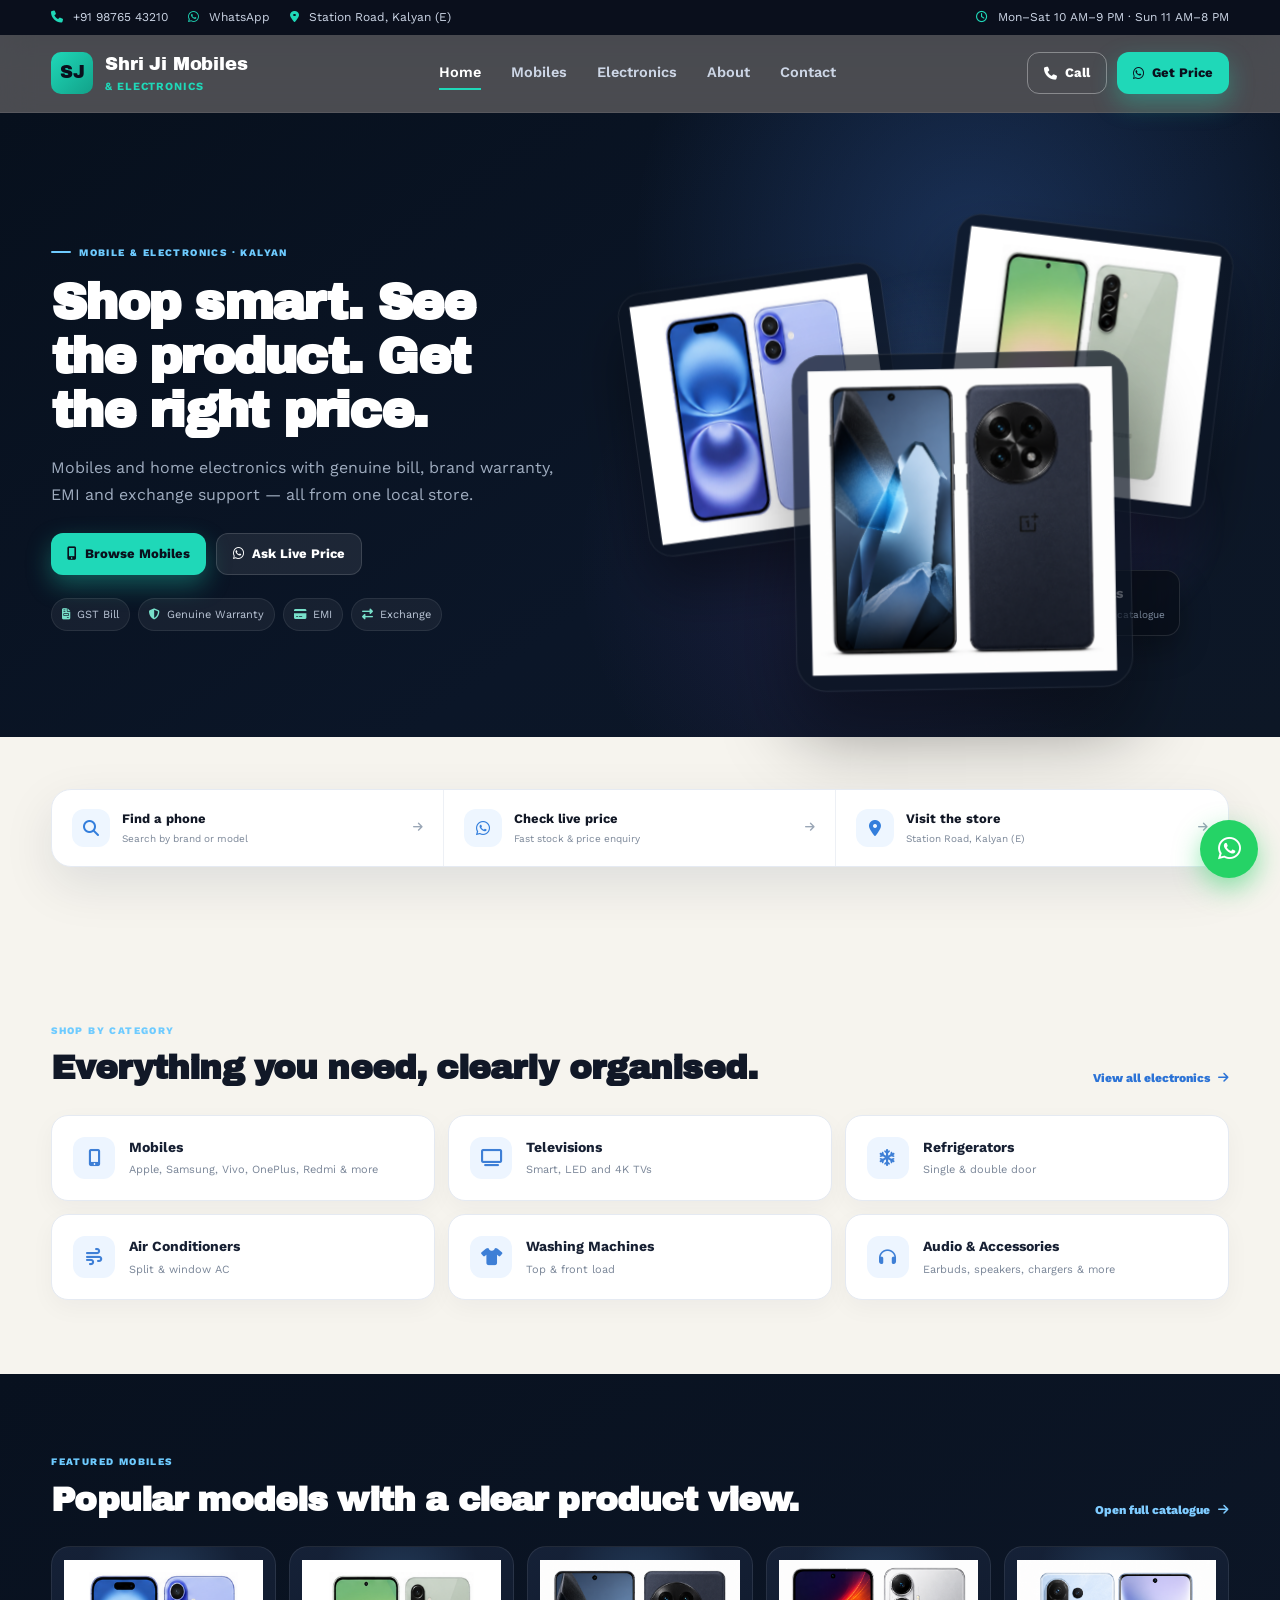
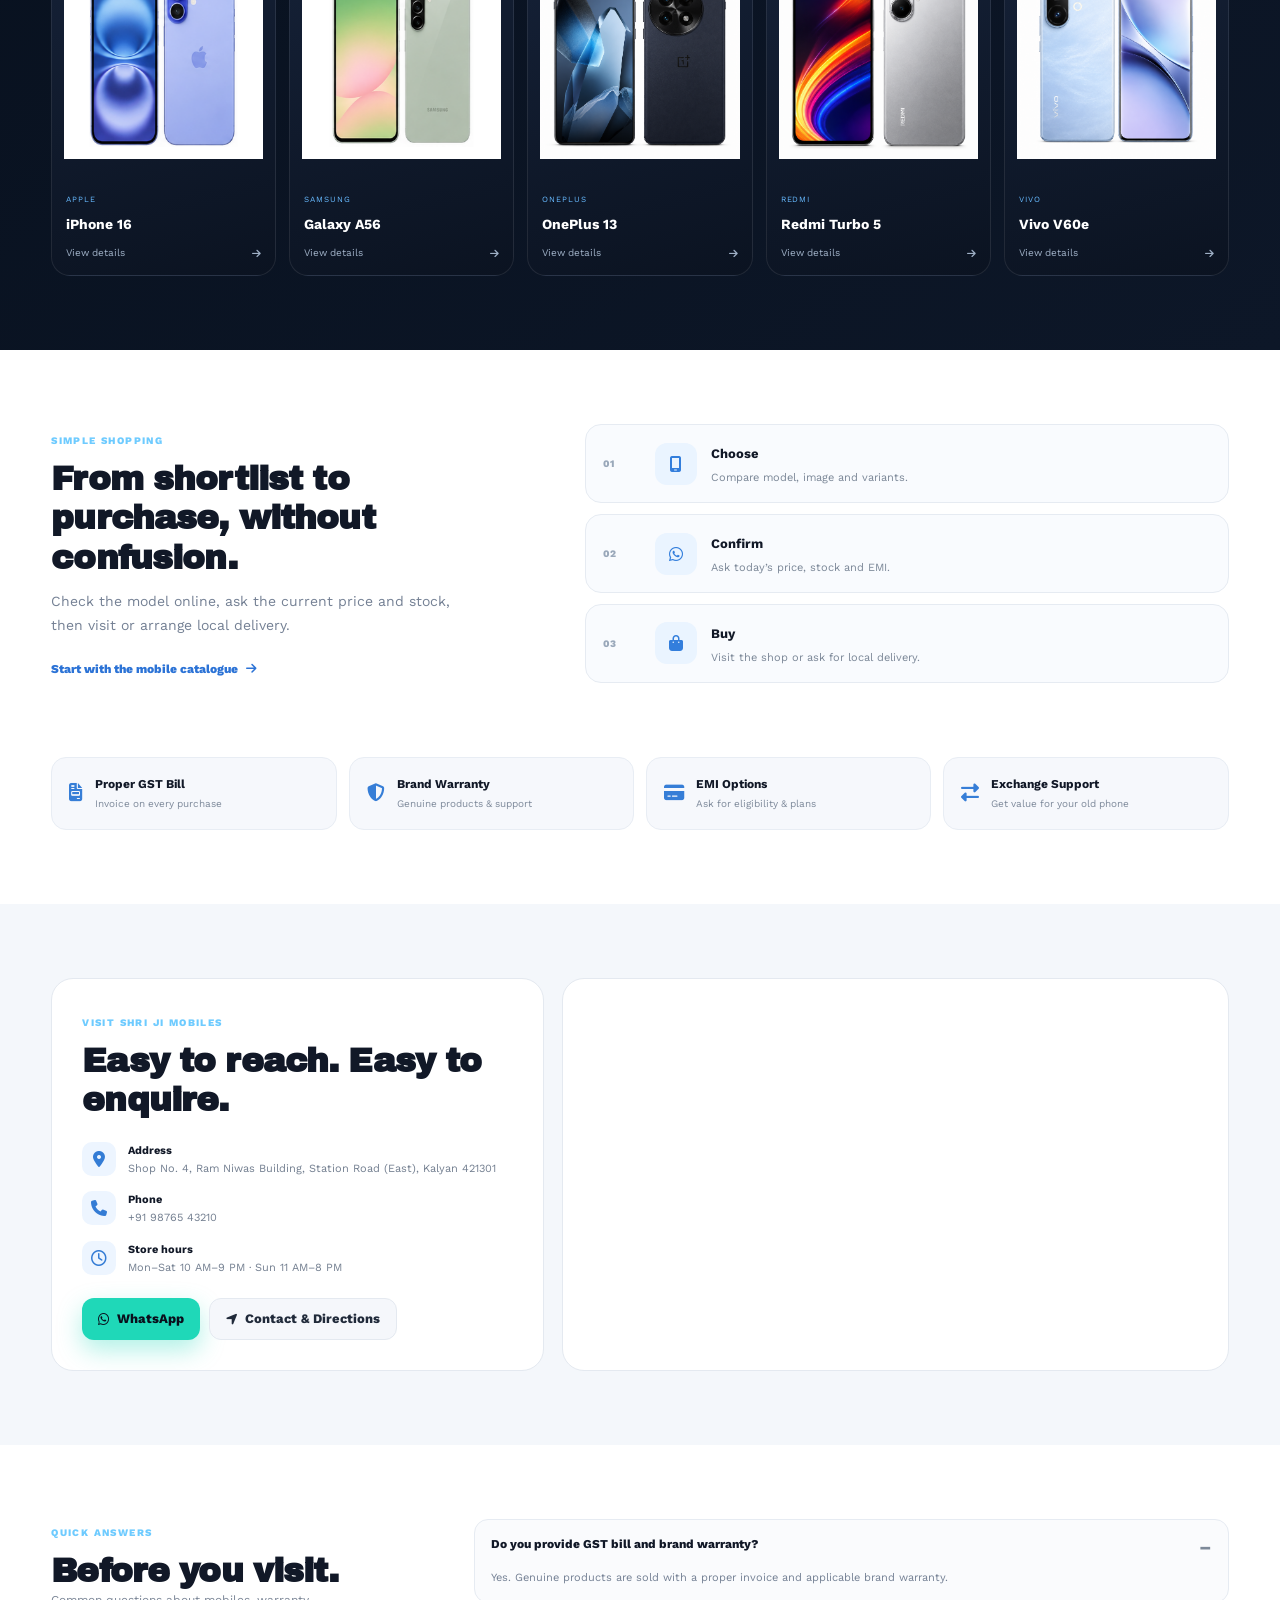
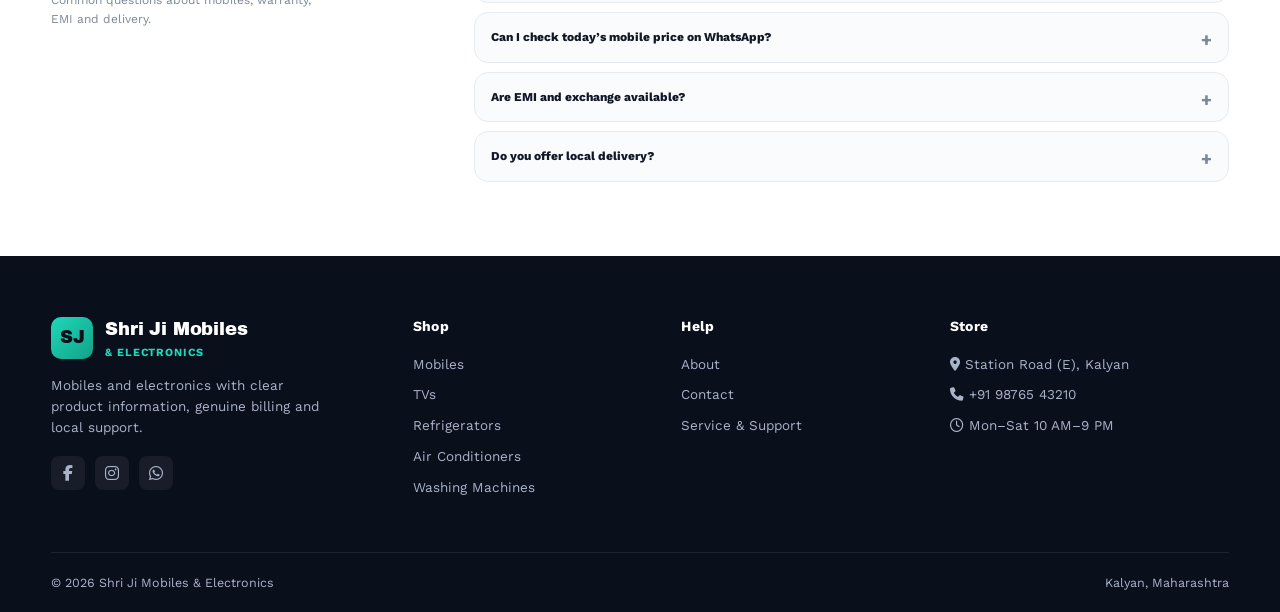
<file: index.html>
<!DOCTYPE html>
<html lang="en">
<head>
<meta charset="UTF-8">
<meta name="viewport" content="width=device-width, initial-scale=1.0">

<!-- ============================================================
     SEO — Title & meta description are the #1 lever for how you
     show up in Google search results and what text appears under
     your listing. Keep the shop name + city + main products in
     the title, exactly how a local customer would type the search.
     ============================================================ -->
<title>Shri Ji Mobiles & Electronics – Mobile, TV, Fridge, AC Shop in Kalyan | Samsung, Apple, Oppo, Vivo, Mi</title>
<meta name="description" content="Shri Ji Mobiles & Electronics, Kalyan – buy mobile phones (Samsung, Apple, Oppo, Vivo, Mi, Realme, OnePlus) and home electronics (TV, Fridge, AC, Washing Machine) at best price. GST bill, EMI, exchange & genuine warranty.">
<meta name="keywords" content="mobile shop Kalyan, electronics shop Kalyan, Samsung mobile Kalyan, Apple iPhone Kalyan, Oppo Vivo Mi shop Kalyan, TV fridge AC shop Kalyan, mobile store near me, electronics store near me">
<meta name="robots" content="index, follow">
<link rel="canonical" href="https://www.shrijimobiles.in/">

<!-- Open Graph / social preview -->
<meta property="og:type" content="website">
<meta property="og:title" content="Shri Ji Mobiles & Electronics – Kalyan's Trusted Mobile & Electronics Store">
<meta property="og:description" content="Mobiles, TVs, Fridges, ACs & more from Samsung, Apple, Oppo, Vivo, Mi, LG, Sony & more. EMI available, genuine warranty, GST bill.">
<meta property="og:url" content="https://www.shrijimobiles.in/">
<meta property="og:image" content="https://www.shrijimobiles.in/assets/img/og-cover.jpg">
<meta property="og:locale" content="en_IN">
<meta name="twitter:card" content="summary_large_image">

<link rel="preconnect" href="https://fonts.googleapis.com">
<link rel="stylesheet" href="https://cdnjs.cloudflare.com/ajax/libs/font-awesome/6.4.0/css/all.min.css">
<link rel="stylesheet" href="assets/css/style.css">
<link rel="stylesheet" href="assets/css/modern-upgrade.css">
<link rel="stylesheet" href="assets/css/home-redesign.css">

<!-- ============================================================
     JSON-LD structured data — this is what lets Google show your
     shop as a rich "local business" result (map pin, hours, phone,
     rating stars) instead of a plain blue link. EDIT the address /
     phone / geo / hours before publishing — see README for details.
     ============================================================ -->
<script type="application/ld+json">
{
  "@context": "https://schema.org",
  "@type": "ElectronicsStore",
  "name": "Shri Ji Mobiles & Electronics",
  "image": "https://www.shrijimobiles.in/assets/img/og-cover.jpg",
  "@id": "https://www.shrijimobiles.in/",
  "url": "https://www.shrijimobiles.in/",
  "telephone": "+91-98765-43210",
  "priceRange": "₹₹",
  "address": {
    "@type": "PostalAddress",
    "streetAddress": "Shop No. 4, Ram Niwas Building, Station Road (East)",
    "addressLocality": "Kalyan",
    "addressRegion": "Maharashtra",
    "postalCode": "421301",
    "addressCountry": "IN"
  },
  "geo": {
    "@type": "GeoCoordinates",
    "latitude": 19.2403,
    "longitude": 73.1305
  },
  "openingHoursSpecification": [
    {
      "@type": "OpeningHoursSpecification",
      "dayOfWeek": ["Monday","Tuesday","Wednesday","Thursday","Friday","Saturday"],
      "opens": "10:00",
      "closes": "21:00"
    },
    {
      "@type": "OpeningHoursSpecification",
      "dayOfWeek": ["Sunday"],
      "opens": "11:00",
      "closes": "20:00"
    }
  ],
  "sameAs": [
    "https://www.facebook.com/shrijimobileselectronics",
    "https://www.instagram.com/shrijimobileselectronics"
  ],
  "brand": ["Samsung", "Apple", "Oppo", "Vivo", "Mi", "Realme", "OnePlus", "LG", "Sony", "Whirlpool", "Godrej", "Haier"],
  "areaServed": [
    {"@type": "City", "name": "Kalyan"},
    {"@type": "City", "name": "Dombivli"},
    {"@type": "City", "name": "Ulhasnagar"},
    {"@type": "City", "name": "Titwala"}
  ]
}
</script>

<!-- FAQPage schema — this is what makes Google eligible to show these
     Q&As directly in the search result (the expandable "People also ask"
     style snippet), for exactly the kind of local + brand searches this
     shop wants to be found for. Keep the JSON below in sync with the
     visible FAQ section further down the page — Google penalises schema
     that doesn't match on-page content. -->
<script type="application/ld+json">
{
  "@context": "https://schema.org",
  "@type": "FAQPage",
  "mainEntity": [
    {
      "@type": "Question",
      "name": "Where can I buy a Samsung mobile in Kalyan?",
      "acceptedAnswer": { "@type": "Answer", "text": "Shri Ji Mobiles & Electronics on Station Road (East), Kalyan stocks the full Samsung Galaxy S, A, M and F series with genuine bill and manufacturer warranty. Call or WhatsApp +91 98765 43210 for today's price." }
    },
    {
      "@type": "Question",
      "name": "Do you sell Apple iPhone in Kalyan?",
      "acceptedAnswer": { "@type": "Answer", "text": "Yes, Shri Ji Mobiles & Electronics stocks the latest and previous-generation Apple iPhones, all genuine with Apple India warranty and exchange offers on your old phone." }
    },
    {
      "@type": "Question",
      "name": "Which mobile brands are available at Shri Ji Mobiles & Electronics?",
      "acceptedAnswer": { "@type": "Answer", "text": "Samsung, Apple, Oppo, Vivo, Mi/Xiaomi, Realme and OnePlus mobile phones are all available in-store in Kalyan, along with EMI and exchange options." }
    },
    {
      "@type": "Question",
      "name": "Is EMI available on mobiles, TV, fridge and AC?",
      "acceptedAnswer": { "@type": "Answer", "text": "Yes, no-cost EMI is available on major cards and finance partners for mobile phones, televisions, refrigerators, air conditioners and washing machines." }
    },
    {
      "@type": "Question",
      "name": "Do you provide home delivery in Kalyan?",
      "acceptedAnswer": { "@type": "Answer", "text": "Yes, free home delivery and installation is available in Kalyan and nearby areas including Dombivli, Ulhasnagar and Titwala." }
    }
  ]
}
</script>
</head>
<body class="home-modern home-v2">
<div class="scroll-progress" aria-hidden="true"><span></span></div>

<div class="topbar home-topbar">
  <div class="container">
    <div class="topbar-left">
      <a href="tel:+919876543210"><i class="fa-solid fa-phone"></i> +91 98765 43210</a>
      <a href="https://wa.me/919876543210" target="_blank" rel="noopener"><i class="fa-brands fa-whatsapp"></i> WhatsApp</a>
      <span><i class="fa-solid fa-location-dot"></i> Station Road, Kalyan (E)</span>
    </div>
    <div class="topbar-right"><span><i class="fa-regular fa-clock"></i> Mon–Sat 10 AM–9 PM · Sun 11 AM–8 PM</span></div>
  </div>
</div>

<header class="site-header glass-header home-header">
  <div class="container nav-row">
    <a href="index.html" class="brand" aria-label="Shri Ji Mobiles home">
      <div class="brand-mark">SJ</div>
      <div class="brand-text"><div class="name">Shri Ji Mobiles</div><div class="tag">&amp; Electronics</div></div>
    </a>
    <nav class="main-nav" aria-label="Primary navigation">
      <a href="index.html" class="active">Home</a>
      <a href="mobiles.html">Mobiles</a>
      <a href="electronics.html">Electronics</a>
      <a href="about.html">About</a>
      <a href="contact.html">Contact</a>
    </nav>
    <div class="header-cta">
      <a href="tel:+919876543210" class="btn btn-outline"><i class="fa-solid fa-phone"></i> Call</a>
      <a href="https://wa.me/919876543210" target="_blank" rel="noopener" class="btn btn-primary"><i class="fa-brands fa-whatsapp"></i> Get Price</a>
    </div>
    <button class="nav-toggle" aria-label="Toggle menu" aria-expanded="false"><i class="fa-solid fa-bars"></i></button>
  </div>
</header>

<main class="home-main">
  <section class="home-hero-v2">
    <div class="container home-hero-grid-v2">
      <div class="home-hero-copy reveal">
        <div class="home-kicker"><span></span> MOBILE &amp; ELECTRONICS · KALYAN</div>
        <h1>Shop smart. See the product. Get the right price.</h1>
        <p>Mobiles and home electronics with genuine bill, brand warranty, EMI and exchange support — all from one local store.</p>
        <div class="home-hero-actions">
          <a href="mobiles.html" class="btn btn-primary"><i class="fa-solid fa-mobile-screen-button"></i> Browse Mobiles</a>
          <a href="https://wa.me/919876543210" target="_blank" rel="noopener" class="btn btn-soft"><i class="fa-brands fa-whatsapp"></i> Ask Live Price</a>
        </div>
        <div class="home-trust-chips" aria-label="Store benefits">
          <span><i class="fa-solid fa-file-invoice"></i> GST Bill</span>
          <span><i class="fa-solid fa-shield-halved"></i> Genuine Warranty</span>
          <span><i class="fa-solid fa-credit-card"></i> EMI</span>
          <span><i class="fa-solid fa-right-left"></i> Exchange</span>
        </div>
      </div>

      <div class="home-product-stage reveal" aria-label="Featured mobile phones">
        <div class="stage-light stage-light-a"></div><div class="stage-light stage-light-b"></div>
        <a class="hero-phone hero-phone-a" href="mobiles.html?model=iphone-16"><img src="assets/img/real-mobiles/iphone-16.png" alt="iPhone 16 front and back"></a>
        <a class="hero-phone hero-phone-b" href="mobiles.html?model=galaxy-a56"><img src="assets/img/real-mobiles/galaxy-a56.png" alt="Samsung Galaxy A56 front and back"></a>
        <a class="hero-phone hero-phone-c" href="mobiles.html?model=oneplus-13"><img src="assets/img/real-mobiles/oneplus-13.png" alt="OnePlus 13 front and back"></a>
        <div class="hero-stage-note"><strong>129 models</strong><span>clean product catalogue</span></div>
      </div>
    </div>
  </section>

  <section class="home-value-bar">
    <div class="container value-bar-grid reveal">
      <a href="mobiles.html"><i class="fa-solid fa-magnifying-glass"></i><div><strong>Find a phone</strong><span>Search by brand or model</span></div><i class="fa-solid fa-arrow-right"></i></a>
      <a href="https://wa.me/919876543210" target="_blank" rel="noopener"><i class="fa-brands fa-whatsapp"></i><div><strong>Check live price</strong><span>Fast stock &amp; price enquiry</span></div><i class="fa-solid fa-arrow-right"></i></a>
      <a href="contact.html"><i class="fa-solid fa-location-dot"></i><div><strong>Visit the store</strong><span>Station Road, Kalyan (E)</span></div><i class="fa-solid fa-arrow-right"></i></a>
    </div>
  </section>

  <section class="home-section home-categories-v2">
    <div class="container">
      <div class="home-section-head reveal">
        <div><span class="home-label">SHOP BY CATEGORY</span><h2>Everything you need, clearly organised.</h2></div>
        <a href="electronics.html">View all electronics <i class="fa-solid fa-arrow-right"></i></a>
      </div>
      <div class="category-grid-v2">
        <a class="category-v2 reveal" href="mobiles.html"><i class="fa-solid fa-mobile-screen-button"></i><div><strong>Mobiles</strong><span>Apple, Samsung, Vivo, OnePlus, Redmi &amp; more</span></div></a>
        <a class="category-v2 reveal" href="electronics.html#tv"><i class="fa-solid fa-tv"></i><div><strong>Televisions</strong><span>Smart, LED and 4K TVs</span></div></a>
        <a class="category-v2 reveal" href="electronics.html#fridge"><i class="fa-solid fa-snowflake"></i><div><strong>Refrigerators</strong><span>Single &amp; double door</span></div></a>
        <a class="category-v2 reveal" href="electronics.html#ac"><i class="fa-solid fa-wind"></i><div><strong>Air Conditioners</strong><span>Split &amp; window AC</span></div></a>
        <a class="category-v2 reveal" href="electronics.html#washing"><i class="fa-solid fa-shirt"></i><div><strong>Washing Machines</strong><span>Top &amp; front load</span></div></a>
        <a class="category-v2 reveal" href="electronics.html#audio"><i class="fa-solid fa-headphones"></i><div><strong>Audio &amp; Accessories</strong><span>Earbuds, speakers, chargers &amp; more</span></div></a>
      </div>
    </div>
  </section>

  <section class="home-section home-featured-v2">
    <div class="container">
      <div class="home-section-head light reveal">
        <div><span class="home-label">FEATURED MOBILES</span><h2>Popular models with a clear product view.</h2></div>
        <a href="mobiles.html">Open full catalogue <i class="fa-solid fa-arrow-right"></i></a>
      </div>
      <div class="phone-showcase-v2">
        <a class="phone-card-v2 reveal" href="mobiles.html?model=iphone-16"><div class="phone-img-v2"><img src="assets/img/real-mobiles/iphone-16.png" alt="iPhone 16"></div><div class="phone-info-v2"><small>APPLE</small><strong>iPhone 16</strong><span>View details <i class="fa-solid fa-arrow-right"></i></span></div></a>
        <a class="phone-card-v2 reveal" href="mobiles.html?model=galaxy-a56"><div class="phone-img-v2"><img src="assets/img/real-mobiles/galaxy-a56.png" alt="Samsung Galaxy A56"></div><div class="phone-info-v2"><small>SAMSUNG</small><strong>Galaxy A56</strong><span>View details <i class="fa-solid fa-arrow-right"></i></span></div></a>
        <a class="phone-card-v2 reveal" href="mobiles.html?model=oneplus-13"><div class="phone-img-v2"><img src="assets/img/real-mobiles/oneplus-13.png" alt="OnePlus 13"></div><div class="phone-info-v2"><small>ONEPLUS</small><strong>OnePlus 13</strong><span>View details <i class="fa-solid fa-arrow-right"></i></span></div></a>
        <a class="phone-card-v2 reveal" href="mobiles.html?model=redmi-turbo-5"><div class="phone-img-v2"><img src="assets/img/real-mobiles/redmi-turbo-5.png" alt="Redmi Turbo 5"></div><div class="phone-info-v2"><small>REDMI</small><strong>Redmi Turbo 5</strong><span>View details <i class="fa-solid fa-arrow-right"></i></span></div></a>
        <a class="phone-card-v2 reveal" href="mobiles.html?model=vivo-v60e"><div class="phone-img-v2"><img src="assets/img/real-mobiles/vivo-v60e.png" alt="Vivo V60e"></div><div class="phone-info-v2"><small>VIVO</small><strong>Vivo V60e</strong><span>View details <i class="fa-solid fa-arrow-right"></i></span></div></a>
      </div>
    </div>
  </section>

  <section class="home-section home-shopping-v2">
    <div class="container shopping-grid-v2">
      <div class="shopping-copy reveal">
        <span class="home-label">SIMPLE SHOPPING</span>
        <h2>From shortlist to purchase, without confusion.</h2>
        <p>Check the model online, ask the current price and stock, then visit or arrange local delivery.</p>
        <a class="text-link" href="mobiles.html">Start with the mobile catalogue <i class="fa-solid fa-arrow-right"></i></a>
      </div>
      <div class="steps-v2">
        <div class="step-v2 reveal"><span>01</span><i class="fa-solid fa-mobile-screen"></i><div><strong>Choose</strong><p>Compare model, image and variants.</p></div></div>
        <div class="step-v2 reveal"><span>02</span><i class="fa-brands fa-whatsapp"></i><div><strong>Confirm</strong><p>Ask today’s price, stock and EMI.</p></div></div>
        <div class="step-v2 reveal"><span>03</span><i class="fa-solid fa-bag-shopping"></i><div><strong>Buy</strong><p>Visit the shop or ask for local delivery.</p></div></div>
      </div>
    </div>
  </section>

  <section class="home-section home-benefits-v2">
    <div class="container">
      <div class="benefit-grid-v2">
        <div class="benefit-v2 reveal"><i class="fa-solid fa-file-invoice"></i><div><strong>Proper GST Bill</strong><span>Invoice on every purchase</span></div></div>
        <div class="benefit-v2 reveal"><i class="fa-solid fa-shield-halved"></i><div><strong>Brand Warranty</strong><span>Genuine products &amp; support</span></div></div>
        <div class="benefit-v2 reveal"><i class="fa-solid fa-credit-card"></i><div><strong>EMI Options</strong><span>Ask for eligibility &amp; plans</span></div></div>
        <div class="benefit-v2 reveal"><i class="fa-solid fa-right-left"></i><div><strong>Exchange Support</strong><span>Get value for your old phone</span></div></div>
      </div>
    </div>
  </section>

  <section class="home-section home-visit-v2">
    <div class="container visit-grid-v2">
      <div class="visit-card-v2 reveal">
        <span class="home-label">VISIT SHRI JI MOBILES</span>
        <h2>Easy to reach. Easy to enquire.</h2>
        <div class="visit-details-v2">
          <div><i class="fa-solid fa-location-dot"></i><p><strong>Address</strong><span>Shop No. 4, Ram Niwas Building, Station Road (East), Kalyan 421301</span></p></div>
          <div><i class="fa-solid fa-phone"></i><p><strong>Phone</strong><a href="tel:+919876543210">+91 98765 43210</a></p></div>
          <div><i class="fa-regular fa-clock"></i><p><strong>Store hours</strong><span>Mon–Sat 10 AM–9 PM · Sun 11 AM–8 PM</span></p></div>
        </div>
        <div class="visit-actions-v2"><a class="btn btn-primary" href="https://wa.me/919876543210" target="_blank" rel="noopener"><i class="fa-brands fa-whatsapp"></i> WhatsApp</a><a class="btn btn-soft" href="contact.html"><i class="fa-solid fa-location-arrow"></i> Contact &amp; Directions</a></div>
      </div>
      <div class="map-card-v2 reveal"><iframe src="https://www.google.com/maps?q=Kalyan+Railway+Station,Kalyan,Maharashtra&output=embed" loading="lazy" referrerpolicy="no-referrer-when-downgrade" title="Shri Ji Mobiles & Electronics location map"></iframe></div>
    </div>
  </section>

  <section class="home-section home-faq-v2">
    <div class="container faq-grid-v2">
      <div class="faq-intro-v2 reveal"><span class="home-label">QUICK ANSWERS</span><h2>Before you visit.</h2><p>Common questions about mobiles, warranty, EMI and delivery.</p></div>
      <div class="faq-details-v2 reveal">
        <details open><summary>Do you provide GST bill and brand warranty?</summary><p>Yes. Genuine products are sold with a proper invoice and applicable brand warranty.</p></details>
        <details><summary>Can I check today’s mobile price on WhatsApp?</summary><p>Yes. Send the model name and preferred variant to confirm current price and stock.</p></details>
        <details><summary>Are EMI and exchange available?</summary><p>EMI and exchange options are available on eligible products. Final eligibility depends on the product and finance option.</p></details>
        <details><summary>Do you offer local delivery?</summary><p>Local delivery can be arranged for eligible orders in Kalyan and nearby areas. Confirm availability with the store.</p></details>
      </div>
    </div>
  </section>
</main>

<a href="https://wa.me/919876543210" target="_blank" rel="noopener" class="whatsapp-float" aria-label="Chat on WhatsApp"><i class="fa-brands fa-whatsapp"></i></a>

<footer class="site-footer home-footer-v2">
  <div class="container footer-grid">
    <div class="footer-brand">
      <div class="brand"><div class="brand-mark">SJ</div><div class="brand-text"><div class="name" style="color:#fff;">Shri Ji Mobiles</div><div class="tag">&amp; Electronics</div></div></div>
      <p>Mobiles and electronics with clear product information, genuine billing and local support.</p>
      <div class="social-row"><a href="#" aria-label="Facebook"><i class="fa-brands fa-facebook-f"></i></a><a href="#" aria-label="Instagram"><i class="fa-brands fa-instagram"></i></a><a href="https://wa.me/919876543210" aria-label="WhatsApp"><i class="fa-brands fa-whatsapp"></i></a></div>
    </div>
    <div><h4>Shop</h4><ul><li><a href="mobiles.html">Mobiles</a></li><li><a href="electronics.html#tv">TVs</a></li><li><a href="electronics.html#fridge">Refrigerators</a></li><li><a href="electronics.html#ac">Air Conditioners</a></li><li><a href="electronics.html#washing">Washing Machines</a></li></ul></div>
    <div><h4>Help</h4><ul><li><a href="about.html">About</a></li><li><a href="contact.html">Contact</a></li><li><a href="contact.html">Service &amp; Support</a></li></ul></div>
    <div><h4>Store</h4><ul><li><i class="fa-solid fa-location-dot"></i> Station Road (E), Kalyan</li><li><i class="fa-solid fa-phone"></i> +91 98765 43210</li><li><i class="fa-regular fa-clock"></i> Mon–Sat 10 AM–9 PM</li></ul></div>
  </div>
  <div class="container footer-bottom"><span>© <span id="year"></span> Shri Ji Mobiles &amp; Electronics</span><span>Kalyan, Maharashtra</span></div>
</footer>

<script src="assets/js/main.js"></script>
<script src="assets/js/modern-ui.js"></script>
<script src="assets/js/home-redesign.js"></script>
</body>
</html>
</file>
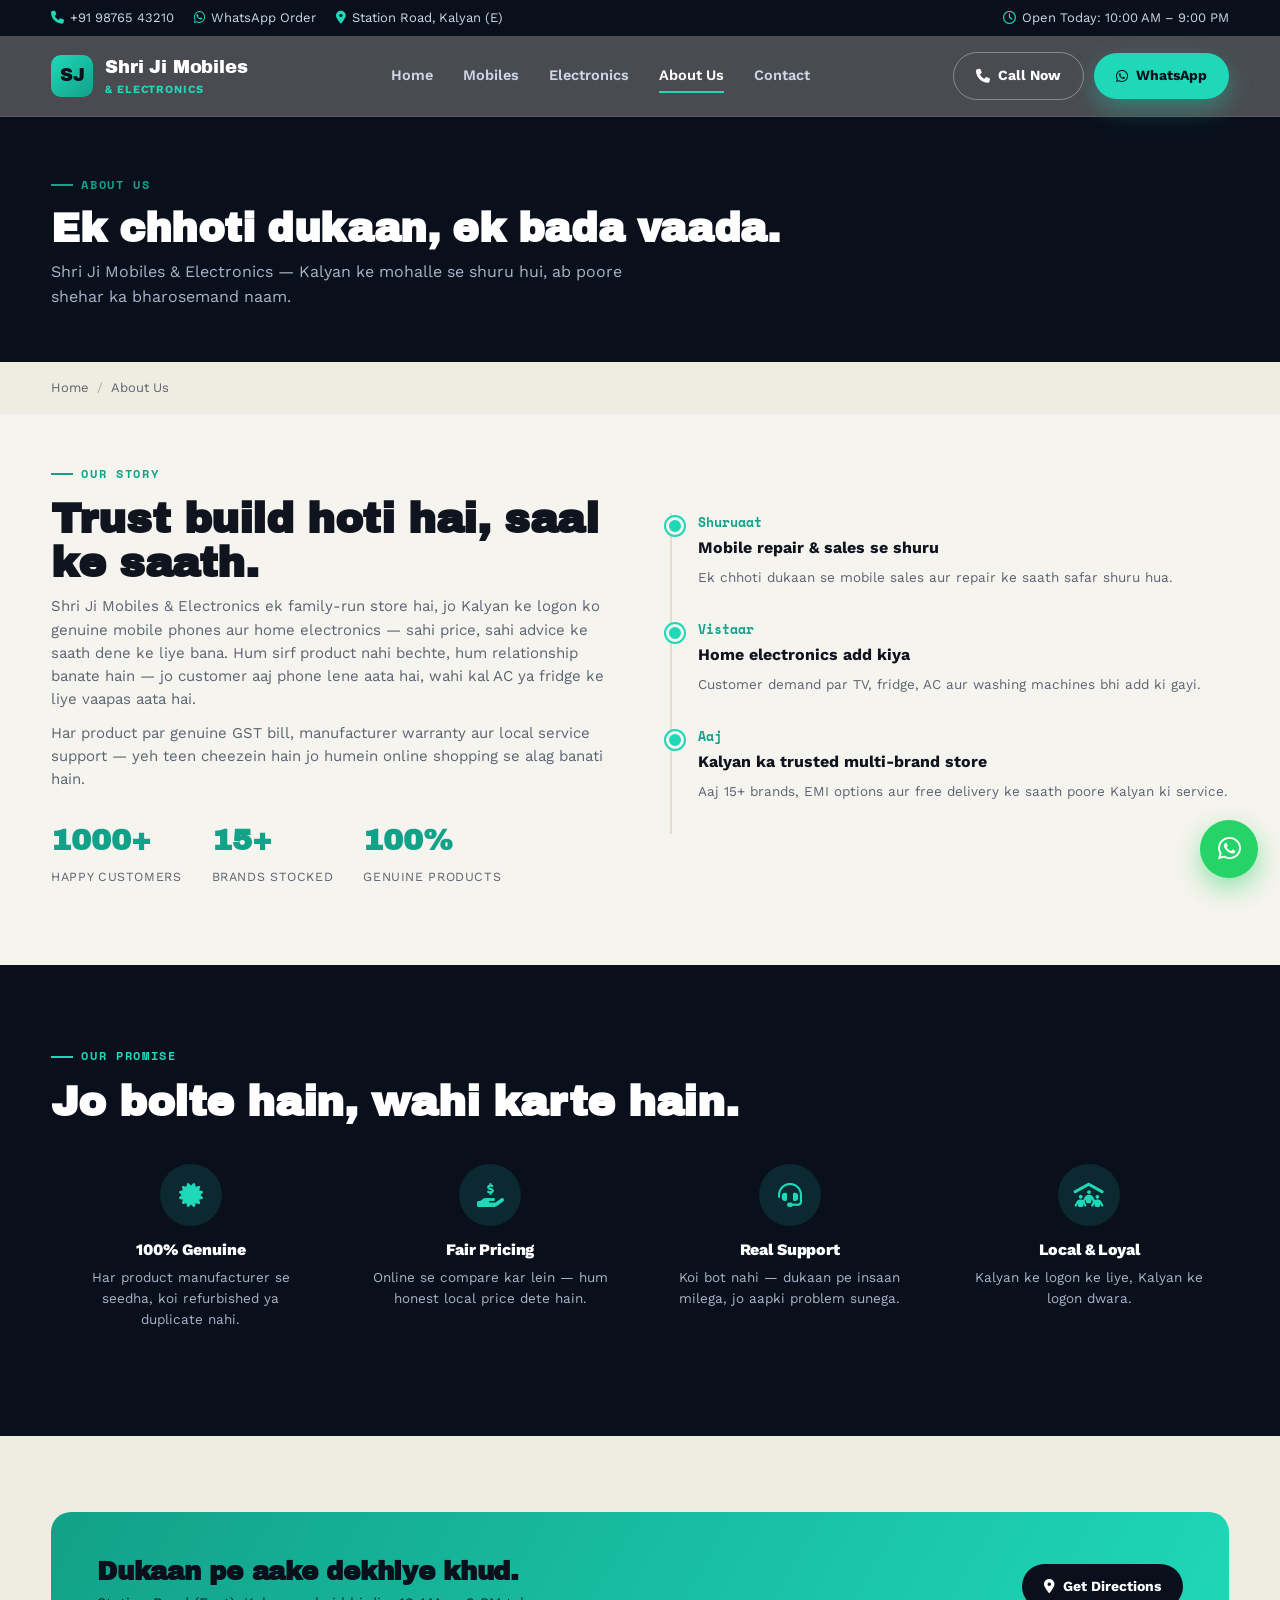
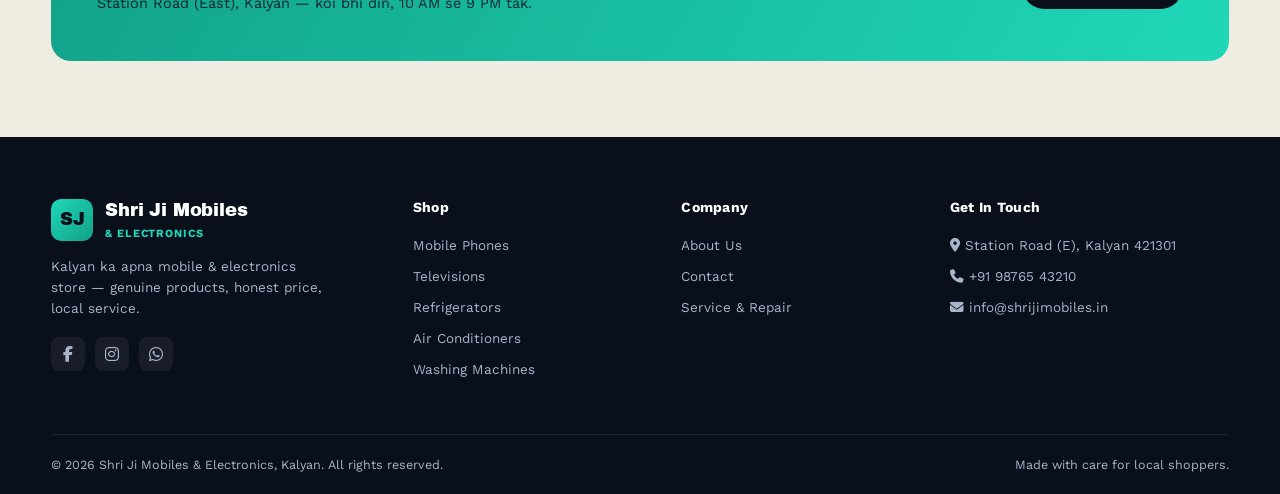
<file: about.html>
<!DOCTYPE html>
<html lang="en">
<head>
<meta charset="UTF-8">
<meta name="viewport" content="width=device-width, initial-scale=1.0">

<title>About Us – Shri Ji Mobiles & Electronics, Kalyan</title>
<meta name="description" content="Shri Ji Mobiles & Electronics is Kalyan's trusted local mobile & home appliance store — genuine products, honest pricing, and real after-sales support.">
<meta name="robots" content="index, follow">
<link rel="canonical" href="https://www.shrijimobiles.in/about.html">

<link rel="preconnect" href="https://fonts.googleapis.com">
<link rel="stylesheet" href="https://cdnjs.cloudflare.com/ajax/libs/font-awesome/6.4.0/css/all.min.css">
<link rel="stylesheet" href="assets/css/style.css">
<link rel="stylesheet" href="assets/css/modern-upgrade.css">
</head>
<body>

<div class="topbar">
  <div class="container">
    <div class="topbar-left">
      <a href="tel:+919876543210"><i class="fa-solid fa-phone"></i>+91 98765 43210</a>
      <a href="https://wa.me/919876543210" target="_blank" rel="noopener"><i class="fa-brands fa-whatsapp"></i>WhatsApp Order</a>
      <span><i class="fa-solid fa-location-dot"></i>Station Road, Kalyan (E)</span>
    </div>
    <div class="topbar-right"><span><i class="fa-regular fa-clock"></i>Open Today: 10:00 AM – 9:00 PM</span></div>
  </div>
</div>

<header class="site-header glass-header">
  <div class="container nav-row">
    <a href="index.html" class="brand">
      <div class="brand-mark">SJ</div>
      <div class="brand-text"><div class="name">Shri Ji Mobiles</div><div class="tag">&amp; Electronics</div></div>
    </a>
    <nav class="main-nav">
      <a href="index.html">Home</a>
      <a href="mobiles.html">Mobiles</a>
      <a href="electronics.html">Electronics</a>
      <a href="about.html" class="active">About Us</a>
      <a href="contact.html">Contact</a>
    </nav>
    <div class="header-cta">
      <a href="tel:+919876543210" class="btn btn-outline"><i class="fa-solid fa-phone"></i> Call Now</a>
      <a href="https://wa.me/919876543210" target="_blank" rel="noopener" class="btn btn-primary"><i class="fa-brands fa-whatsapp"></i> WhatsApp</a>
    </div>
    <button class="nav-toggle" aria-label="Toggle menu" aria-expanded="false"><i class="fa-solid fa-bars"></i></button>
  </div>
</header>

<div class="page-hero">
  <div class="container">
    <div class="eyebrow">About Us</div>
    <h1>Ek chhoti dukaan, ek bada vaada.</h1>
    <p>Shri Ji Mobiles &amp; Electronics — Kalyan ke mohalle se shuru hui, ab poore shehar ka bharosemand naam.</p>
  </div>
</div>

<div class="breadcrumb-bar">
  <div class="container"><a href="index.html">Home</a><span class="sep">/</span><span>About Us</span></div>
</div>

<section class="on-paper" style="padding-top:44px;">
  <div class="container about-hero">
    <div>
      <div class="eyebrow">Our Story</div>
      <h2 class="section-title">Trust build hoti hai, saal ke saath.</h2>
      <p style="color:var(--ink-muted); font-size:15px; margin-bottom:10px;">Shri Ji Mobiles &amp; Electronics ek family-run store hai, jo Kalyan ke logon ko genuine mobile phones aur home electronics — sahi price, sahi advice ke saath dene ke liye bana. Hum sirf product nahi bechte, hum relationship banate hain — jo customer aaj phone lene aata hai, wahi kal AC ya fridge ke liye vaapas aata hai.</p>
      <p style="color:var(--ink-muted); font-size:15px;">Har product par genuine GST bill, manufacturer warranty aur local service support — yeh teen cheezein hain jo humein online shopping se alag banati hain.</p>

      <div class="stat-row">
        <div class="stat"><b>1000+</b><span>Happy Customers</span></div>
        <div class="stat"><b>15+</b><span>Brands Stocked</span></div>
        <div class="stat"><b>100%</b><span>Genuine Products</span></div>
      </div>
    </div>

    <div class="timeline">
      <div class="timeline-item">
        <div class="yr">Shuruaat</div>
        <h4>Mobile repair &amp; sales se shuru</h4>
        <p>Ek chhoti dukaan se mobile sales aur repair ke saath safar shuru hua.</p>
      </div>
      <div class="timeline-item">
        <div class="yr">Vistaar</div>
        <h4>Home electronics add kiya</h4>
        <p>Customer demand par TV, fridge, AC aur washing machines bhi add ki gayi.</p>
      </div>
      <div class="timeline-item">
        <div class="yr">Aaj</div>
        <h4>Kalyan ka trusted multi-brand store</h4>
        <p>Aaj 15+ brands, EMI options aur free delivery ke saath poore Kalyan ki service.</p>
      </div>
    </div>
  </div>
</section>

<section class="on-dark">
  <div class="container">
    <div class="eyebrow">Our Promise</div>
    <h2 class="section-title">Jo bolte hain, wahi karte hain.</h2>
    <div class="grid-features">
      <div class="feature-card">
        <div class="icon-wrap"><i class="fa-solid fa-certificate"></i></div>
        <h3>100% Genuine</h3>
        <p>Har product manufacturer se seedha, koi refurbished ya duplicate nahi.</p>
      </div>
      <div class="feature-card">
        <div class="icon-wrap"><i class="fa-solid fa-hand-holding-dollar"></i></div>
        <h3>Fair Pricing</h3>
        <p>Online se compare kar lein — hum honest local price dete hain.</p>
      </div>
      <div class="feature-card">
        <div class="icon-wrap"><i class="fa-solid fa-headset"></i></div>
        <h3>Real Support</h3>
        <p>Koi bot nahi — dukaan pe insaan milega, jo aapki problem sunega.</p>
      </div>
      <div class="feature-card">
        <div class="icon-wrap"><i class="fa-solid fa-people-roof"></i></div>
        <h3>Local &amp; Loyal</h3>
        <p>Kalyan ke logon ke liye, Kalyan ke logon dwara.</p>
      </div>
    </div>
  </div>
</section>

<section class="on-paper-alt">
  <div class="container">
    <div class="cta-band">
      <div>
        <h2>Dukaan pe aake dekhiye khud.</h2>
        <p>Station Road (East), Kalyan — koi bhi din, 10 AM se 9 PM tak.</p>
      </div>
      <a href="contact.html" class="btn btn-dark"><i class="fa-solid fa-location-dot"></i> Get Directions</a>
    </div>
  </div>
</section>

<a href="https://wa.me/919876543210" target="_blank" rel="noopener" class="whatsapp-float" aria-label="Chat on WhatsApp"><i class="fa-brands fa-whatsapp"></i></a>

<footer class="site-footer">
  <div class="container footer-grid">
    <div class="footer-brand">
      <div class="brand">
        <div class="brand-mark">SJ</div>
        <div class="brand-text"><div class="name" style="color:#fff;">Shri Ji Mobiles</div><div class="tag">&amp; Electronics</div></div>
      </div>
      <p>Kalyan ka apna mobile &amp; electronics store — genuine products, honest price, local service.</p>
      <div class="social-row">
        <a href="#" aria-label="Facebook"><i class="fa-brands fa-facebook-f"></i></a>
        <a href="#" aria-label="Instagram"><i class="fa-brands fa-instagram"></i></a>
        <a href="https://wa.me/919876543210" aria-label="WhatsApp"><i class="fa-brands fa-whatsapp"></i></a>
      </div>
    </div>
    <div>
      <h4>Shop</h4>
      <ul>
        <li><a href="mobiles.html">Mobile Phones</a></li>
        <li><a href="electronics.html#tv">Televisions</a></li>
        <li><a href="electronics.html#fridge">Refrigerators</a></li>
        <li><a href="electronics.html#ac">Air Conditioners</a></li>
        <li><a href="electronics.html#washing">Washing Machines</a></li>
      </ul>
    </div>
    <div>
      <h4>Company</h4>
      <ul>
        <li><a href="about.html">About Us</a></li>
        <li><a href="contact.html">Contact</a></li>
        <li><a href="contact.html">Service &amp; Repair</a></li>
      </ul>
    </div>
    <div>
      <h4>Get In Touch</h4>
      <ul>
        <li><i class="fa-solid fa-location-dot"></i> Station Road (E), Kalyan 421301</li>
        <li><i class="fa-solid fa-phone"></i> +91 98765 43210</li>
        <li><i class="fa-solid fa-envelope"></i> info@shrijimobiles.in</li>
      </ul>
    </div>
  </div>
  <div class="container footer-bottom">
    <span>© <span id="year"></span> Shri Ji Mobiles &amp; Electronics, Kalyan. All rights reserved.</span>
    <span>Made with care for local shoppers.</span>
  </div>
</footer>

<script src="assets/js/main.js"></script>
<script src="assets/js/modern-ui.js"></script>
</body>
</html>
</file>
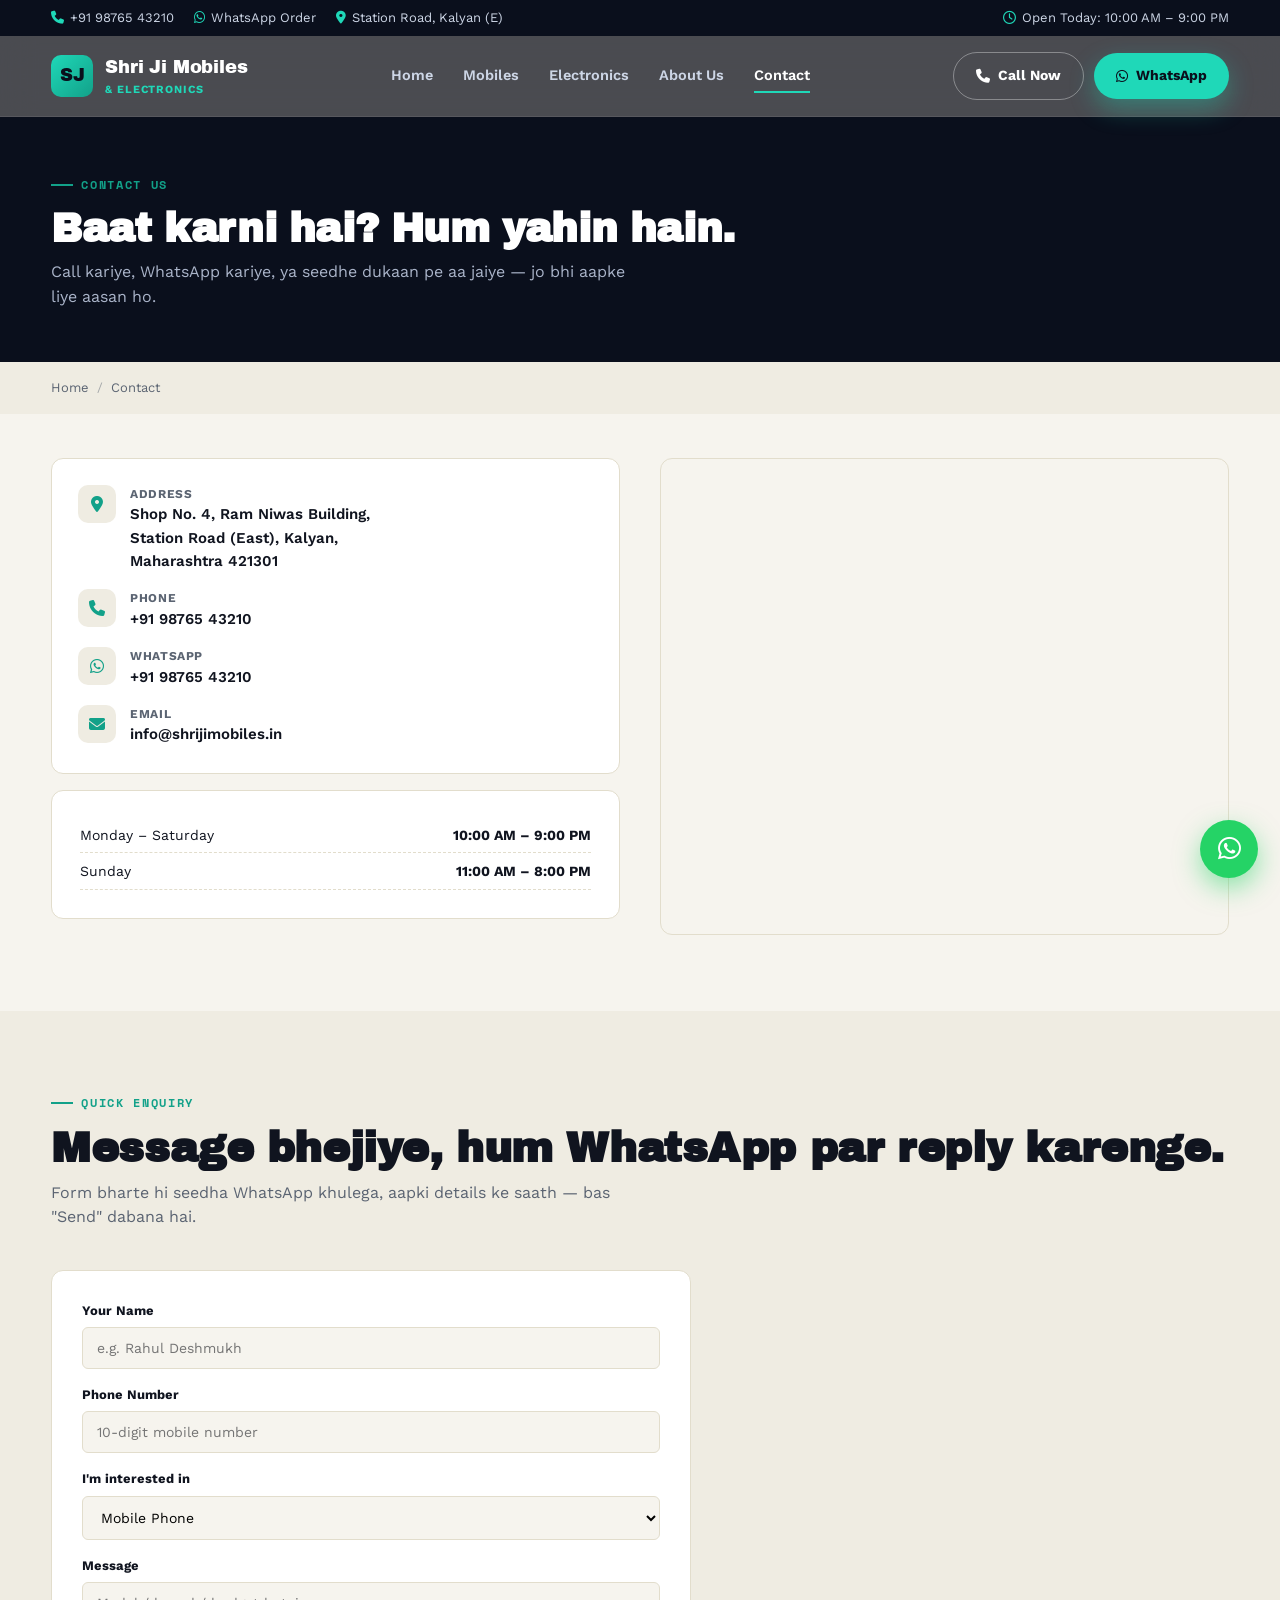
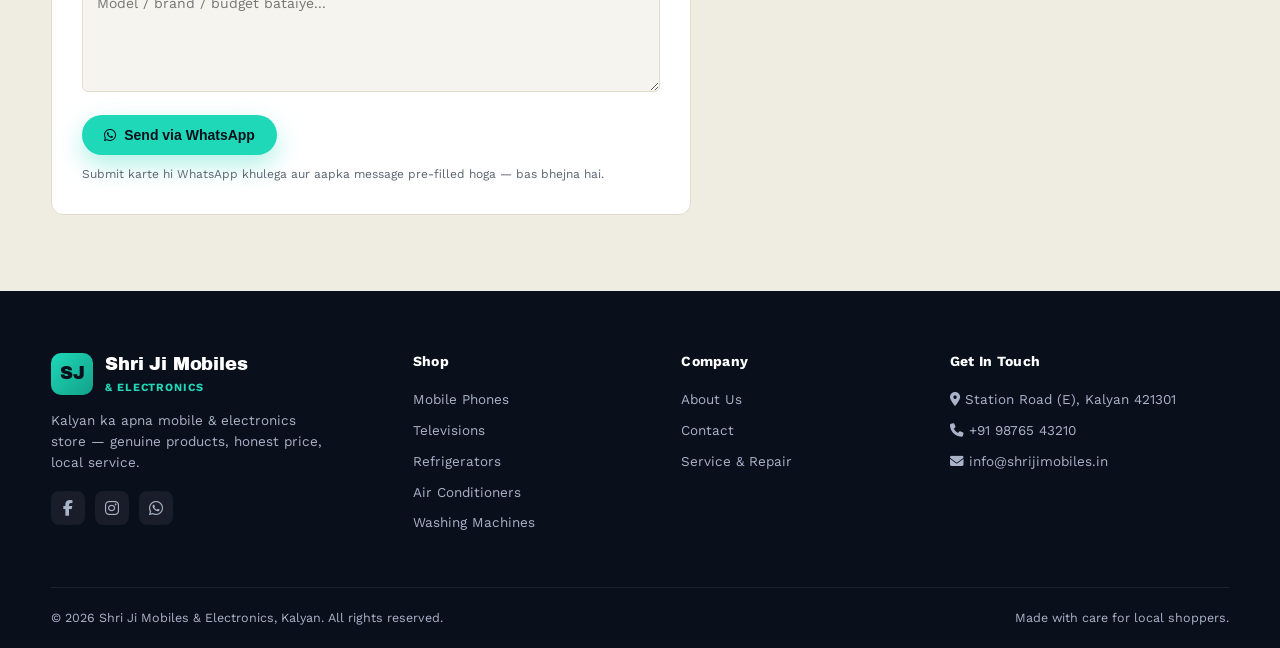
<file: contact.html>
<!DOCTYPE html>
<html lang="en">
<head>
<meta charset="UTF-8">
<meta name="viewport" content="width=device-width, initial-scale=1.0">

<title>Contact Us – Shri Ji Mobiles & Electronics, Kalyan | Address, Phone, WhatsApp</title>
<meta name="description" content="Visit Shri Ji Mobiles & Electronics in Kalyan. Address, phone number, WhatsApp order, shop timings & Google Map location — mobile & electronics service and repair too.">
<meta name="robots" content="index, follow">
<link rel="canonical" href="https://www.shrijimobiles.in/contact.html">

<link rel="preconnect" href="https://fonts.googleapis.com">
<link rel="stylesheet" href="https://cdnjs.cloudflare.com/ajax/libs/font-awesome/6.4.0/css/all.min.css">
<link rel="stylesheet" href="assets/css/style.css">
<link rel="stylesheet" href="assets/css/modern-upgrade.css">
</head>
<body>

<div class="topbar">
  <div class="container">
    <div class="topbar-left">
      <a href="tel:+919876543210"><i class="fa-solid fa-phone"></i>+91 98765 43210</a>
      <a href="https://wa.me/919876543210" target="_blank" rel="noopener"><i class="fa-brands fa-whatsapp"></i>WhatsApp Order</a>
      <span><i class="fa-solid fa-location-dot"></i>Station Road, Kalyan (E)</span>
    </div>
    <div class="topbar-right"><span><i class="fa-regular fa-clock"></i>Open Today: 10:00 AM – 9:00 PM</span></div>
  </div>
</div>

<header class="site-header glass-header">
  <div class="container nav-row">
    <a href="index.html" class="brand">
      <div class="brand-mark">SJ</div>
      <div class="brand-text"><div class="name">Shri Ji Mobiles</div><div class="tag">&amp; Electronics</div></div>
    </a>
    <nav class="main-nav">
      <a href="index.html">Home</a>
      <a href="mobiles.html">Mobiles</a>
      <a href="electronics.html">Electronics</a>
      <a href="about.html">About Us</a>
      <a href="contact.html" class="active">Contact</a>
    </nav>
    <div class="header-cta">
      <a href="tel:+919876543210" class="btn btn-outline"><i class="fa-solid fa-phone"></i> Call Now</a>
      <a href="https://wa.me/919876543210" target="_blank" rel="noopener" class="btn btn-primary"><i class="fa-brands fa-whatsapp"></i> WhatsApp</a>
    </div>
    <button class="nav-toggle" aria-label="Toggle menu" aria-expanded="false"><i class="fa-solid fa-bars"></i></button>
  </div>
</header>

<div class="page-hero">
  <div class="container">
    <div class="eyebrow">Contact Us</div>
    <h1>Baat karni hai? Hum yahin hain.</h1>
    <p>Call kariye, WhatsApp kariye, ya seedhe dukaan pe aa jaiye — jo bhi aapke liye aasan ho.</p>
  </div>
</div>

<div class="breadcrumb-bar">
  <div class="container"><a href="index.html">Home</a><span class="sep">/</span><span>Contact</span></div>
</div>

<section class="on-paper" style="padding-top:44px;">
  <div class="container contact-grid">
    <div>
      <div class="info-card">
        <div class="row"><i class="fa-solid fa-location-dot"></i><div><div class="label">Address</div><div class="value">Shop No. 4, Ram Niwas Building,<br>Station Road (East), Kalyan,<br>Maharashtra 421301</div></div></div>
        <div class="row"><i class="fa-solid fa-phone"></i><div><div class="label">Phone</div><div class="value"><a href="tel:+919876543210">+91 98765 43210</a></div></div></div>
        <div class="row"><i class="fa-brands fa-whatsapp"></i><div><div class="label">WhatsApp</div><div class="value"><a href="https://wa.me/919876543210" target="_blank" rel="noopener">+91 98765 43210</a></div></div></div>
        <div class="row"><i class="fa-solid fa-envelope"></i><div><div class="label">Email</div><div class="value"><a href="mailto:info@shrijimobiles.in">info@shrijimobiles.in</a></div></div></div>
      </div>

      <div class="info-card">
        <table class="hours-table">
          <tr><td>Monday – Saturday</td><td>10:00 AM – 9:00 PM</td></tr>
          <tr><td>Sunday</td><td>11:00 AM – 8:00 PM</td></tr>
        </table>
      </div>
    </div>

    <div class="map-frame">
      <iframe src="https://www.google.com/maps?q=Kalyan+Railway+Station,Kalyan,Maharashtra&output=embed" loading="lazy" referrerpolicy="no-referrer-when-downgrade" title="Shri Ji Mobiles & Electronics location map"></iframe>
    </div>
  </div>
</section>

<section class="on-paper-alt">
  <div class="container">
    <div class="eyebrow">Quick Enquiry</div>
    <h2 class="section-title">Message bhejiye, hum WhatsApp par reply karenge.</h2>
    <p class="section-sub">Form bharte hi seedha WhatsApp khulega, aapki details ke saath — bas "Send" dabana hai.</p>

    <div class="form-card" style="max-width:640px;">
      <form id="enquiryForm">
        <div class="form-row">
          <label for="name">Your Name</label>
          <input type="text" id="name" name="name" placeholder="e.g. Rahul Deshmukh" required>
        </div>
        <div class="form-row">
          <label for="phone">Phone Number</label>
          <input type="tel" id="phone" name="phone" placeholder="10-digit mobile number" required>
        </div>
        <div class="form-row">
          <label for="interest">I'm interested in</label>
          <select id="interest" name="interest">
            <option>Mobile Phone</option>
            <option>Television</option>
            <option>Refrigerator</option>
            <option>Air Conditioner</option>
            <option>Washing Machine</option>
            <option>Service / Repair</option>
            <option>Other</option>
          </select>
        </div>
        <div class="form-row">
          <label for="message">Message</label>
          <textarea id="message" name="message" placeholder="Model / brand / budget bataiye..."></textarea>
        </div>
        <button type="submit" class="btn btn-primary"><i class="fa-brands fa-whatsapp"></i> Send via WhatsApp</button>
        <p class="form-hint">Submit karte hi WhatsApp khulega aur aapka message pre-filled hoga — bas bhejna hai.</p>
      </form>
    </div>
  </div>
</section>

<a href="https://wa.me/919876543210" target="_blank" rel="noopener" class="whatsapp-float" aria-label="Chat on WhatsApp"><i class="fa-brands fa-whatsapp"></i></a>

<footer class="site-footer">
  <div class="container footer-grid">
    <div class="footer-brand">
      <div class="brand">
        <div class="brand-mark">SJ</div>
        <div class="brand-text"><div class="name" style="color:#fff;">Shri Ji Mobiles</div><div class="tag">&amp; Electronics</div></div>
      </div>
      <p>Kalyan ka apna mobile &amp; electronics store — genuine products, honest price, local service.</p>
      <div class="social-row">
        <a href="#" aria-label="Facebook"><i class="fa-brands fa-facebook-f"></i></a>
        <a href="#" aria-label="Instagram"><i class="fa-brands fa-instagram"></i></a>
        <a href="https://wa.me/919876543210" aria-label="WhatsApp"><i class="fa-brands fa-whatsapp"></i></a>
      </div>
    </div>
    <div>
      <h4>Shop</h4>
      <ul>
        <li><a href="mobiles.html">Mobile Phones</a></li>
        <li><a href="electronics.html#tv">Televisions</a></li>
        <li><a href="electronics.html#fridge">Refrigerators</a></li>
        <li><a href="electronics.html#ac">Air Conditioners</a></li>
        <li><a href="electronics.html#washing">Washing Machines</a></li>
      </ul>
    </div>
    <div>
      <h4>Company</h4>
      <ul>
        <li><a href="about.html">About Us</a></li>
        <li><a href="contact.html">Contact</a></li>
        <li><a href="contact.html">Service &amp; Repair</a></li>
      </ul>
    </div>
    <div>
      <h4>Get In Touch</h4>
      <ul>
        <li><i class="fa-solid fa-location-dot"></i> Station Road (E), Kalyan 421301</li>
        <li><i class="fa-solid fa-phone"></i> +91 98765 43210</li>
        <li><i class="fa-solid fa-envelope"></i> info@shrijimobiles.in</li>
      </ul>
    </div>
  </div>
  <div class="container footer-bottom">
    <span>© <span id="year"></span> Shri Ji Mobiles &amp; Electronics, Kalyan. All rights reserved.</span>
    <span>Made with care for local shoppers.</span>
  </div>
</footer>

<script src="assets/js/main.js"></script>
<script src="assets/js/modern-ui.js"></script>
<script>
  document.getElementById('enquiryForm').addEventListener('submit', function (e) {
    e.preventDefault();
    var name = document.getElementById('name').value.trim();
    var phone = document.getElementById('phone').value.trim();
    var interest = document.getElementById('interest').value;
    var message = document.getElementById('message').value.trim();

    var text = 'Hi Shri Ji Mobiles, my name is ' + name + ' (' + phone + ').' +
      ' I am interested in: ' + interest + '.' +
      (message ? ' Details: ' + message : '');

    var url = 'https://wa.me/919876543210?text=' + encodeURIComponent(text);
    window.open(url, '_blank');
  });
</script>
</body>
</html>
</file>
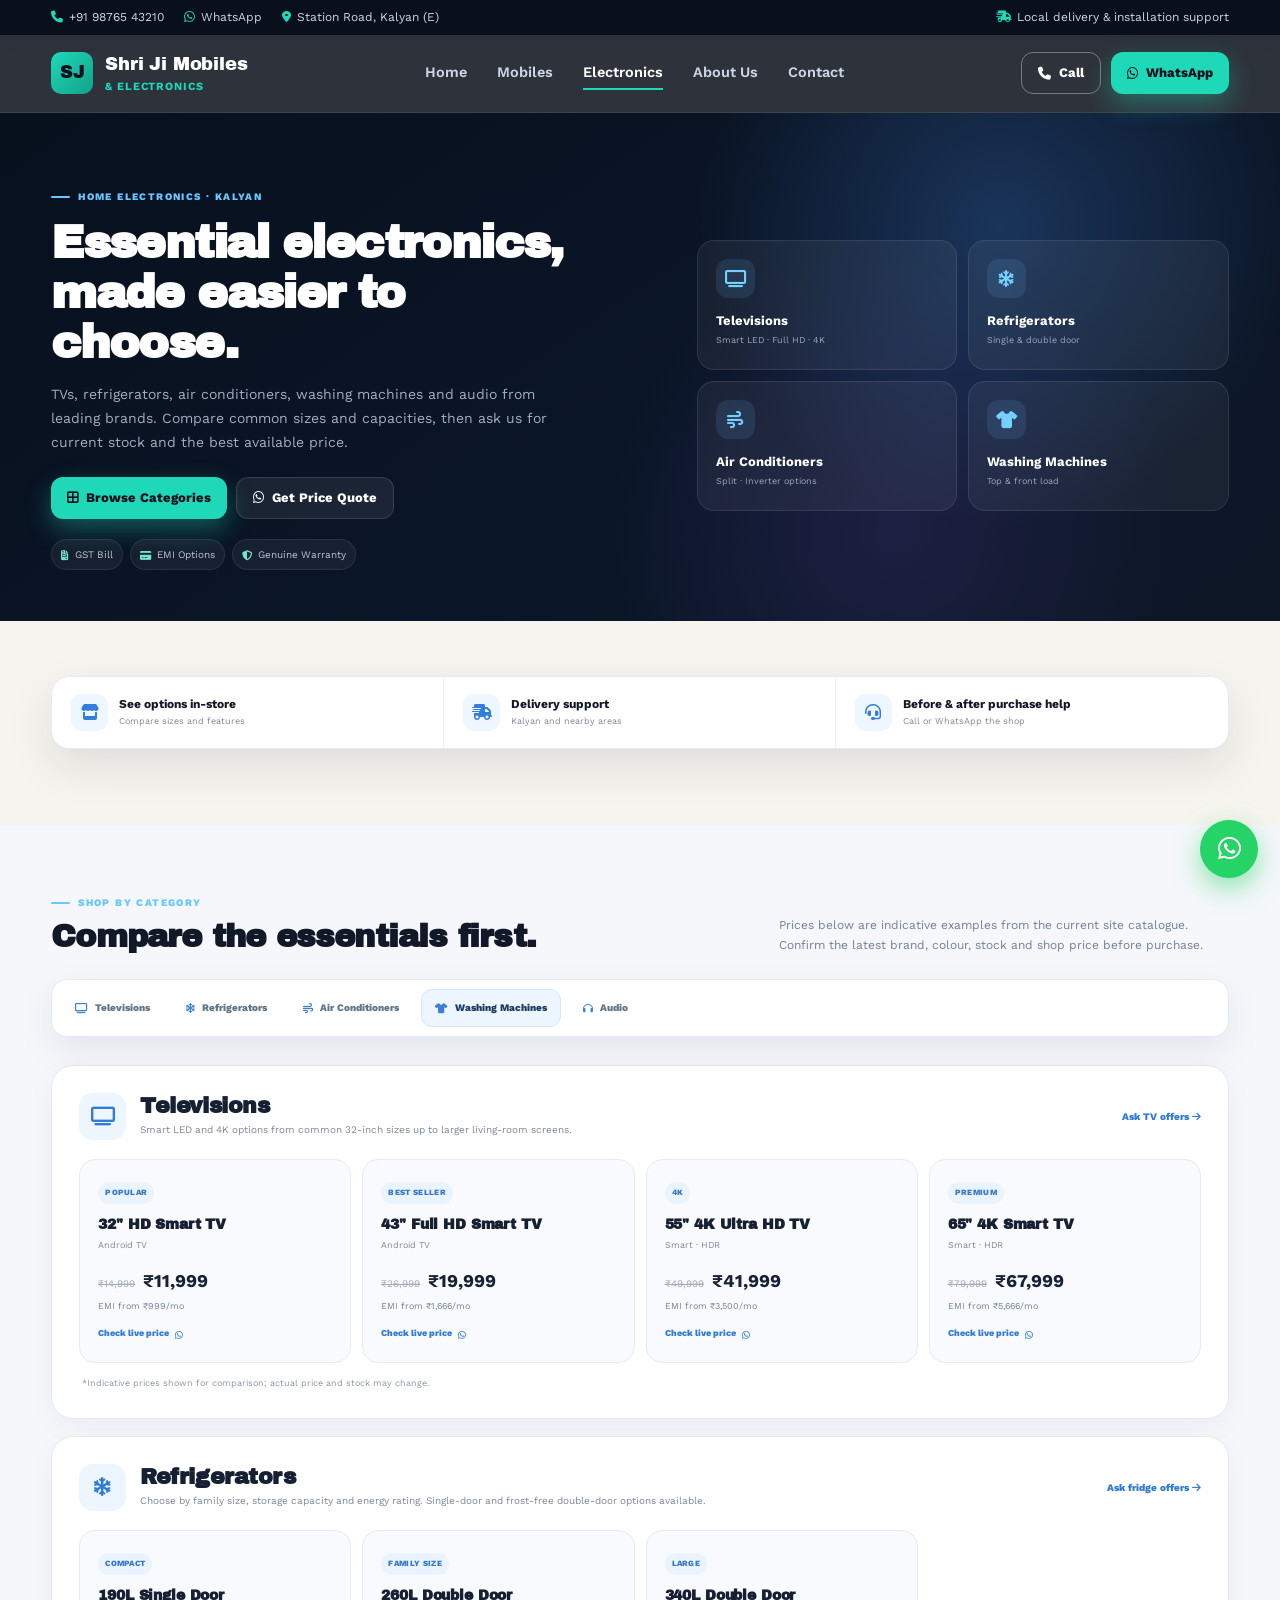
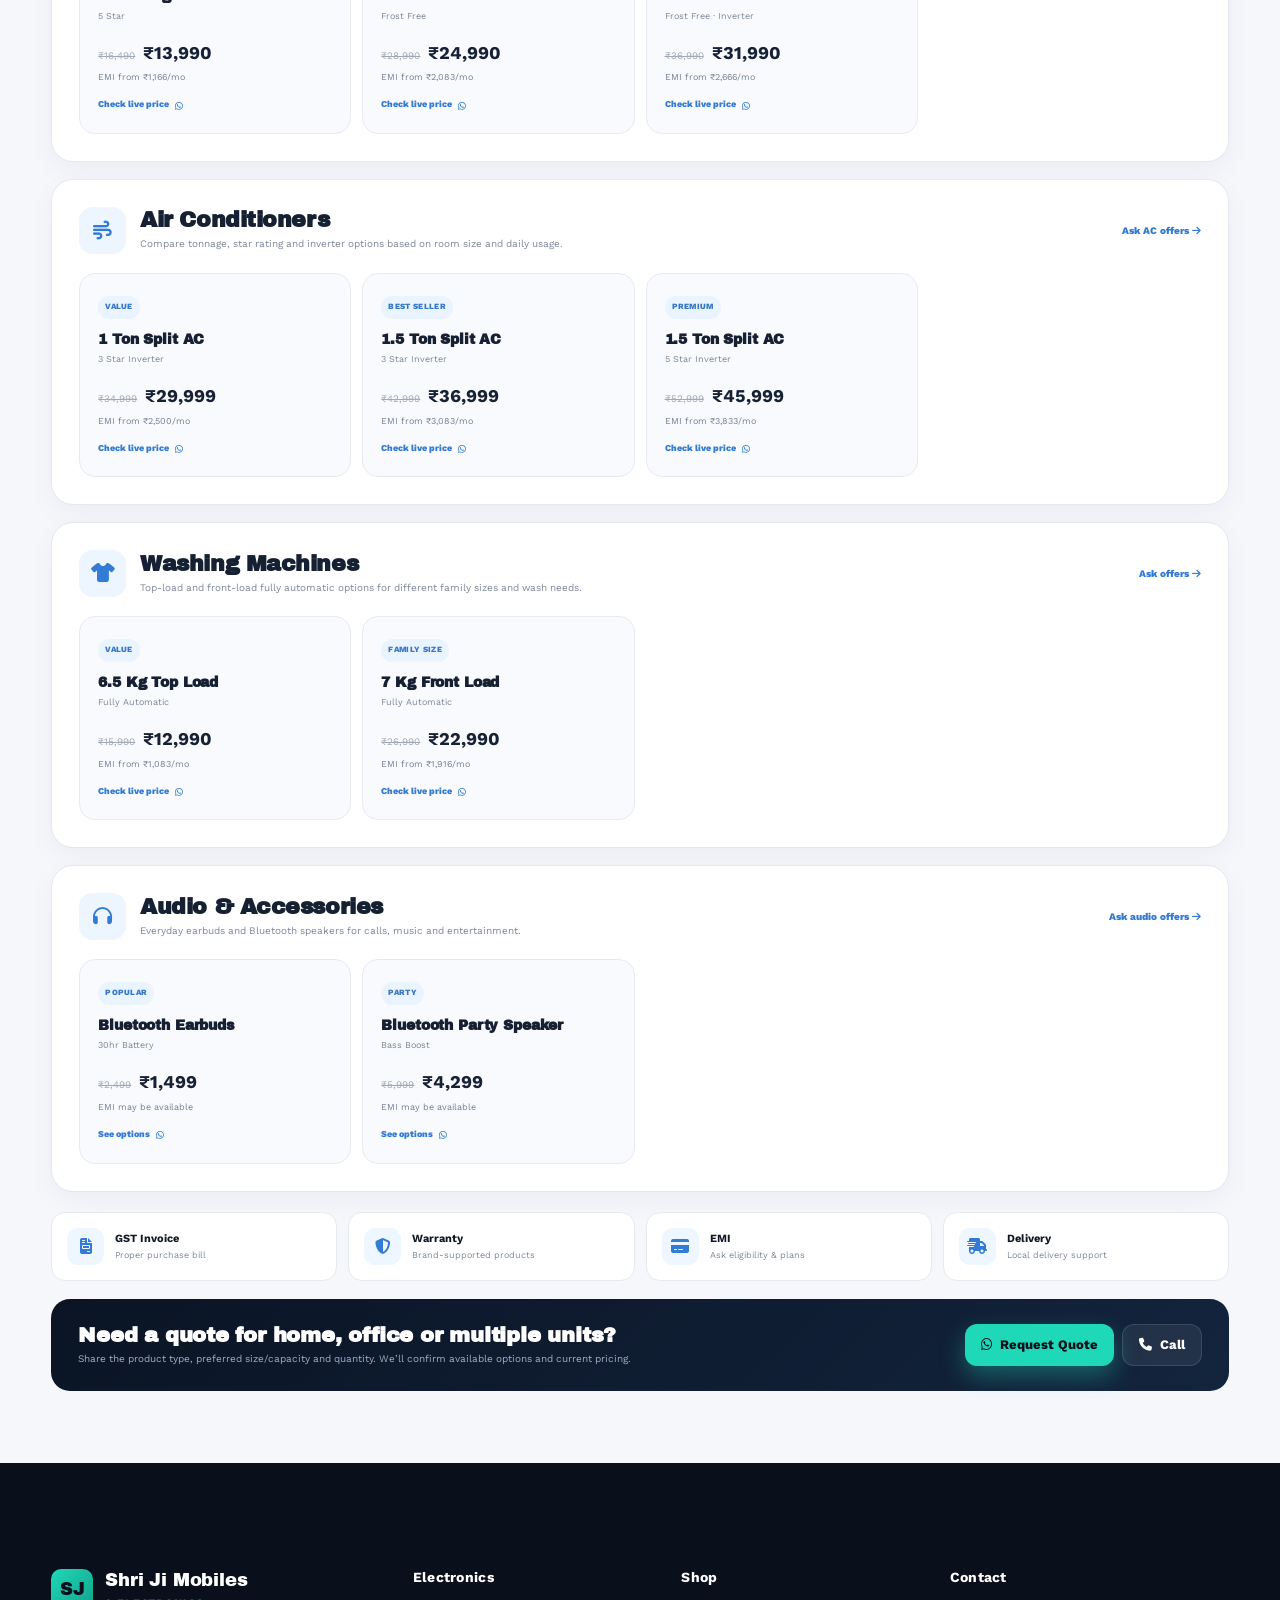
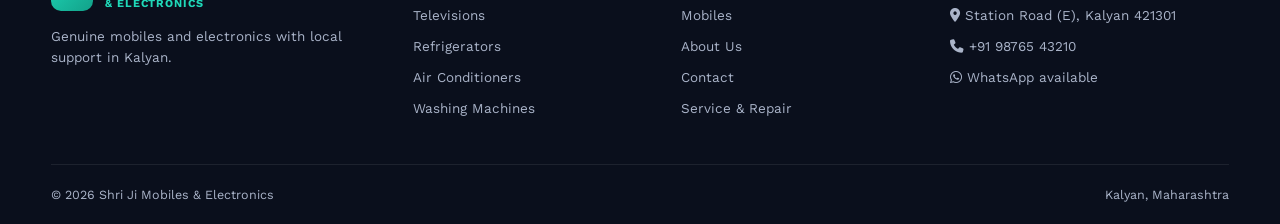
<file: electronics.html>
<!DOCTYPE html>
<html lang="en">
<head>
<meta charset="UTF-8">
<meta name="viewport" content="width=device-width, initial-scale=1.0">
<title>Electronics Shop in Kalyan – TV, Fridge, AC, Washing Machine | Shri Ji Mobiles & Electronics</title>
<meta name="description" content="Buy TV, Refrigerator, AC & Washing Machine in Kalyan from Samsung, LG, Sony, Whirlpool, Godrej & Voltas at Shri Ji Mobiles & Electronics. Delivery, EMI and genuine warranty support.">
<meta name="keywords" content="electronics shop Kalyan, TV shop Kalyan, fridge shop Kalyan, AC shop Kalyan, washing machine shop Kalyan, Samsung LG Sony Whirlpool Kalyan">
<meta name="robots" content="index, follow">
<link rel="canonical" href="https://www.shrijimobiles.in/electronics.html">
<meta property="og:type" content="website">
<meta property="og:title" content="Electronics Shop in Kalyan – TV, Fridge, AC, Washing Machine">
<meta property="og:description" content="TVs, Fridges, ACs & Washing Machines from leading brands with EMI, warranty and local support in Kalyan.">
<meta property="og:url" content="https://www.shrijimobiles.in/electronics.html">
<link rel="preconnect" href="https://fonts.googleapis.com">
<link rel="stylesheet" href="https://cdnjs.cloudflare.com/ajax/libs/font-awesome/6.4.0/css/all.min.css">
<link rel="stylesheet" href="assets/css/style.css">
<link rel="stylesheet" href="assets/css/modern-upgrade.css">
<link rel="stylesheet" href="assets/css/pages-redesign.css">
<script type="application/ld+json">
{"@context":"https://schema.org","@type":"BreadcrumbList","itemListElement":[{"@type":"ListItem","position":1,"name":"Home","item":"https://www.shrijimobiles.in/"},{"@type":"ListItem","position":2,"name":"Electronics","item":"https://www.shrijimobiles.in/electronics.html"}]}
</script>
</head>
<body class="page-v2 electronics-page-v2">
<div class="scroll-progress" aria-hidden="true"><span></span></div>

<div class="topbar">
  <div class="container">
    <div class="topbar-left">
      <a href="tel:+919876543210"><i class="fa-solid fa-phone"></i>+91 98765 43210</a>
      <a href="https://wa.me/919876543210" target="_blank" rel="noopener"><i class="fa-brands fa-whatsapp"></i>WhatsApp</a>
      <span><i class="fa-solid fa-location-dot"></i>Station Road, Kalyan (E)</span>
    </div>
    <div class="topbar-right"><span><i class="fa-solid fa-truck-fast"></i>Local delivery &amp; installation support</span></div>
  </div>
</div>

<header class="site-header glass-header">
  <div class="container nav-row">
    <a href="index.html" class="brand"><div class="brand-mark">SJ</div><div class="brand-text"><div class="name">Shri Ji Mobiles</div><div class="tag">&amp; Electronics</div></div></a>
    <nav class="main-nav"><a href="index.html">Home</a><a href="mobiles.html">Mobiles</a><a href="electronics.html" class="active">Electronics</a><a href="about.html">About Us</a><a href="contact.html">Contact</a></nav>
    <div class="header-cta"><a href="tel:+919876543210" class="btn btn-outline"><i class="fa-solid fa-phone"></i> Call</a><a href="https://wa.me/919876543210" target="_blank" rel="noopener" class="btn btn-primary"><i class="fa-brands fa-whatsapp"></i> WhatsApp</a></div>
    <button class="nav-toggle" aria-label="Toggle menu" aria-expanded="false"><i class="fa-solid fa-bars"></i></button>
  </div>
</header>

<main>
  <section class="inner-hero-v2">
    <div class="container inner-hero-grid">
      <div class="inner-hero-copy reveal">
        <div class="page-label">HOME ELECTRONICS · KALYAN</div>
        <h1>Essential electronics, made easier to choose.</h1>
        <p>TVs, refrigerators, air conditioners, washing machines and audio from leading brands. Compare common sizes and capacities, then ask us for current stock and the best available price.</p>
        <div class="inner-hero-actions">
          <a href="#categories" class="btn btn-primary"><i class="fa-solid fa-border-all"></i> Browse Categories</a>
          <a href="https://wa.me/919876543210?text=Hi%20Shri%20Ji%20Mobiles%2C%20I%20want%20an%20electronics%20price%20quote." target="_blank" rel="noopener" class="btn-soft"><i class="fa-brands fa-whatsapp"></i> Get Price Quote</a>
        </div>
        <div class="inner-trust"><span><i class="fa-solid fa-file-invoice"></i> GST Bill</span><span><i class="fa-solid fa-credit-card"></i> EMI Options</span><span><i class="fa-solid fa-shield-halved"></i> Genuine Warranty</span></div>
      </div>

      <div class="electronics-visual reveal" aria-label="Electronics categories">
        <a href="#tv" class="electronics-visual-card"><i class="fa-solid fa-tv"></i><strong>Televisions</strong><span>Smart LED · Full HD · 4K</span></a>
        <a href="#fridge" class="electronics-visual-card"><i class="fa-solid fa-snowflake"></i><strong>Refrigerators</strong><span>Single &amp; double door</span></a>
        <a href="#ac" class="electronics-visual-card"><i class="fa-solid fa-wind"></i><strong>Air Conditioners</strong><span>Split · Inverter options</span></a>
        <a href="#washing" class="electronics-visual-card"><i class="fa-solid fa-shirt"></i><strong>Washing Machines</strong><span>Top &amp; front load</span></a>
      </div>
    </div>
  </section>

  <section class="electronics-value-bar" aria-label="Electronics store benefits">
    <div class="container">
      <div class="electronics-value-grid reveal">
        <div><i class="fa-solid fa-store"></i><div><strong>See options in-store</strong><span>Compare sizes and features</span></div></div>
        <div><i class="fa-solid fa-truck-fast"></i><div><strong>Delivery support</strong><span>Kalyan and nearby areas</span></div></div>
        <div><i class="fa-solid fa-headset"></i><div><strong>Before &amp; after purchase help</strong><span>Call or WhatsApp the shop</span></div></div>
      </div>
    </div>
  </section>

  <section class="electronics-main-v2" id="categories">
    <div class="container">
      <div class="page-head reveal">
        <div><span class="page-label">SHOP BY CATEGORY</span><h2>Compare the essentials first.</h2></div>
        <p>Prices below are indicative examples from the current site catalogue. Confirm the latest brand, colour, stock and shop price before purchase.</p>
      </div>

      <nav class="electronics-nav-v2 reveal" aria-label="Electronics categories">
        <a href="#tv" class="is-active"><i class="fa-solid fa-tv"></i> Televisions</a>
        <a href="#fridge"><i class="fa-solid fa-snowflake"></i> Refrigerators</a>
        <a href="#ac"><i class="fa-solid fa-wind"></i> Air Conditioners</a>
        <a href="#washing"><i class="fa-solid fa-shirt"></i> Washing Machines</a>
        <a href="#audio"><i class="fa-solid fa-headphones"></i> Audio</a>
      </nav>

      <section class="electronics-category-v2 reveal" id="tv">
        <div class="electronics-category-head"><div class="electronics-category-icon"><i class="fa-solid fa-tv"></i></div><div><h2>Televisions</h2><p>Smart LED and 4K options from common 32-inch sizes up to larger living-room screens.</p></div><a href="https://wa.me/919876543210?text=Hi%2C%20please%20share%20today%27s%20TV%20offers." target="_blank" rel="noopener">Ask TV offers <i class="fa-solid fa-arrow-right"></i></a></div>
        <div class="electronics-product-grid">
          <article class="electronics-product-card"><span class="mini-badge">POPULAR</span><h3>32&quot; HD Smart TV</h3><div class="spec">Android TV</div><div class="electronic-price"><del>₹14,999</del><strong>₹11,999</strong></div><div class="emi-copy">EMI from ₹999/mo</div><a class="card-link" href="https://wa.me/919876543210?text=Price%20for%2032-inch%20HD%20Smart%20TV%20please." target="_blank" rel="noopener">Check live price <i class="fa-brands fa-whatsapp"></i></a></article>
          <article class="electronics-product-card"><span class="mini-badge">BEST SELLER</span><h3>43&quot; Full HD Smart TV</h3><div class="spec">Android TV</div><div class="electronic-price"><del>₹26,999</del><strong>₹19,999</strong></div><div class="emi-copy">EMI from ₹1,666/mo</div><a class="card-link" href="https://wa.me/919876543210?text=Price%20for%2043-inch%20Full%20HD%20Smart%20TV%20please." target="_blank" rel="noopener">Check live price <i class="fa-brands fa-whatsapp"></i></a></article>
          <article class="electronics-product-card"><span class="mini-badge">4K</span><h3>55&quot; 4K Ultra HD TV</h3><div class="spec">Smart · HDR</div><div class="electronic-price"><del>₹49,999</del><strong>₹41,999</strong></div><div class="emi-copy">EMI from ₹3,500/mo</div><a class="card-link" href="https://wa.me/919876543210?text=Price%20for%2055-inch%204K%20TV%20please." target="_blank" rel="noopener">Check live price <i class="fa-brands fa-whatsapp"></i></a></article>
          <article class="electronics-product-card"><span class="mini-badge">PREMIUM</span><h3>65&quot; 4K Smart TV</h3><div class="spec">Smart · HDR</div><div class="electronic-price"><del>₹79,999</del><strong>₹67,999</strong></div><div class="emi-copy">EMI from ₹5,666/mo</div><a class="card-link" href="https://wa.me/919876543210?text=Price%20for%2065-inch%204K%20Smart%20TV%20please." target="_blank" rel="noopener">Check live price <i class="fa-brands fa-whatsapp"></i></a></article>
        </div>
        <p class="electronics-note">*Indicative prices shown for comparison; actual price and stock may change.</p>
      </section>

      <section class="electronics-category-v2 reveal" id="fridge">
        <div class="electronics-category-head"><div class="electronics-category-icon"><i class="fa-solid fa-snowflake"></i></div><div><h2>Refrigerators</h2><p>Choose by family size, storage capacity and energy rating. Single-door and frost-free double-door options available.</p></div><a href="https://wa.me/919876543210?text=Hi%2C%20please%20share%20today%27s%20refrigerator%20offers." target="_blank" rel="noopener">Ask fridge offers <i class="fa-solid fa-arrow-right"></i></a></div>
        <div class="electronics-product-grid">
          <article class="electronics-product-card"><span class="mini-badge">COMPACT</span><h3>190L Single Door</h3><div class="spec">5 Star</div><div class="electronic-price"><del>₹16,490</del><strong>₹13,990</strong></div><div class="emi-copy">EMI from ₹1,166/mo</div><a class="card-link" href="https://wa.me/919876543210?text=Price%20for%20190L%20single-door%20fridge%20please." target="_blank" rel="noopener">Check live price <i class="fa-brands fa-whatsapp"></i></a></article>
          <article class="electronics-product-card"><span class="mini-badge">FAMILY SIZE</span><h3>260L Double Door</h3><div class="spec">Frost Free</div><div class="electronic-price"><del>₹28,990</del><strong>₹24,990</strong></div><div class="emi-copy">EMI from ₹2,083/mo</div><a class="card-link" href="https://wa.me/919876543210?text=Price%20for%20260L%20double-door%20fridge%20please." target="_blank" rel="noopener">Check live price <i class="fa-brands fa-whatsapp"></i></a></article>
          <article class="electronics-product-card"><span class="mini-badge">LARGE</span><h3>340L Double Door</h3><div class="spec">Frost Free · Inverter</div><div class="electronic-price"><del>₹36,990</del><strong>₹31,990</strong></div><div class="emi-copy">EMI from ₹2,666/mo</div><a class="card-link" href="https://wa.me/919876543210?text=Price%20for%20340L%20double-door%20fridge%20please." target="_blank" rel="noopener">Check live price <i class="fa-brands fa-whatsapp"></i></a></article>
        </div>
      </section>

      <section class="electronics-category-v2 reveal" id="ac">
        <div class="electronics-category-head"><div class="electronics-category-icon"><i class="fa-solid fa-wind"></i></div><div><h2>Air Conditioners</h2><p>Compare tonnage, star rating and inverter options based on room size and daily usage.</p></div><a href="https://wa.me/919876543210?text=Hi%2C%20please%20share%20today%27s%20AC%20offers." target="_blank" rel="noopener">Ask AC offers <i class="fa-solid fa-arrow-right"></i></a></div>
        <div class="electronics-product-grid">
          <article class="electronics-product-card"><span class="mini-badge">VALUE</span><h3>1 Ton Split AC</h3><div class="spec">3 Star Inverter</div><div class="electronic-price"><del>₹34,999</del><strong>₹29,999</strong></div><div class="emi-copy">EMI from ₹2,500/mo</div><a class="card-link" href="https://wa.me/919876543210?text=Price%20for%201-ton%20split%20AC%20please." target="_blank" rel="noopener">Check live price <i class="fa-brands fa-whatsapp"></i></a></article>
          <article class="electronics-product-card"><span class="mini-badge">BEST SELLER</span><h3>1.5 Ton Split AC</h3><div class="spec">3 Star Inverter</div><div class="electronic-price"><del>₹42,999</del><strong>₹36,999</strong></div><div class="emi-copy">EMI from ₹3,083/mo</div><a class="card-link" href="https://wa.me/919876543210?text=Price%20for%201.5-ton%203-star%20split%20AC%20please." target="_blank" rel="noopener">Check live price <i class="fa-brands fa-whatsapp"></i></a></article>
          <article class="electronics-product-card"><span class="mini-badge">PREMIUM</span><h3>1.5 Ton Split AC</h3><div class="spec">5 Star Inverter</div><div class="electronic-price"><del>₹52,999</del><strong>₹45,999</strong></div><div class="emi-copy">EMI from ₹3,833/mo</div><a class="card-link" href="https://wa.me/919876543210?text=Price%20for%201.5-ton%205-star%20split%20AC%20please." target="_blank" rel="noopener">Check live price <i class="fa-brands fa-whatsapp"></i></a></article>
        </div>
      </section>

      <section class="electronics-category-v2 reveal" id="washing">
        <div class="electronics-category-head"><div class="electronics-category-icon"><i class="fa-solid fa-shirt"></i></div><div><h2>Washing Machines</h2><p>Top-load and front-load fully automatic options for different family sizes and wash needs.</p></div><a href="https://wa.me/919876543210?text=Hi%2C%20please%20share%20today%27s%20washing%20machine%20offers." target="_blank" rel="noopener">Ask offers <i class="fa-solid fa-arrow-right"></i></a></div>
        <div class="electronics-product-grid">
          <article class="electronics-product-card"><span class="mini-badge">VALUE</span><h3>6.5 Kg Top Load</h3><div class="spec">Fully Automatic</div><div class="electronic-price"><del>₹15,990</del><strong>₹12,990</strong></div><div class="emi-copy">EMI from ₹1,083/mo</div><a class="card-link" href="https://wa.me/919876543210?text=Price%20for%206.5kg%20top-load%20washing%20machine%20please." target="_blank" rel="noopener">Check live price <i class="fa-brands fa-whatsapp"></i></a></article>
          <article class="electronics-product-card"><span class="mini-badge">FAMILY SIZE</span><h3>7 Kg Front Load</h3><div class="spec">Fully Automatic</div><div class="electronic-price"><del>₹26,990</del><strong>₹22,990</strong></div><div class="emi-copy">EMI from ₹1,916/mo</div><a class="card-link" href="https://wa.me/919876543210?text=Price%20for%207kg%20front-load%20washing%20machine%20please." target="_blank" rel="noopener">Check live price <i class="fa-brands fa-whatsapp"></i></a></article>
        </div>
      </section>

      <section class="electronics-category-v2 reveal" id="audio">
        <div class="electronics-category-head"><div class="electronics-category-icon"><i class="fa-solid fa-headphones"></i></div><div><h2>Audio &amp; Accessories</h2><p>Everyday earbuds and Bluetooth speakers for calls, music and entertainment.</p></div><a href="https://wa.me/919876543210?text=Hi%2C%20please%20share%20today%27s%20audio%20offers." target="_blank" rel="noopener">Ask audio offers <i class="fa-solid fa-arrow-right"></i></a></div>
        <div class="electronics-product-grid">
          <article class="electronics-product-card"><span class="mini-badge">POPULAR</span><h3>Bluetooth Earbuds</h3><div class="spec">30hr Battery</div><div class="electronic-price"><del>₹2,499</del><strong>₹1,499</strong></div><div class="emi-copy">EMI may be available</div><a class="card-link" href="https://wa.me/919876543210?text=Please%20share%20Bluetooth%20earbuds%20options." target="_blank" rel="noopener">See options <i class="fa-brands fa-whatsapp"></i></a></article>
          <article class="electronics-product-card"><span class="mini-badge">PARTY</span><h3>Bluetooth Party Speaker</h3><div class="spec">Bass Boost</div><div class="electronic-price"><del>₹5,999</del><strong>₹4,299</strong></div><div class="emi-copy">EMI may be available</div><a class="card-link" href="https://wa.me/919876543210?text=Please%20share%20Bluetooth%20speaker%20options." target="_blank" rel="noopener">See options <i class="fa-brands fa-whatsapp"></i></a></article>
        </div>
      </section>

      <div class="electronics-support-v2 reveal">
        <div><i class="fa-solid fa-file-invoice"></i><div><strong>GST Invoice</strong><span>Proper purchase bill</span></div></div>
        <div><i class="fa-solid fa-shield-halved"></i><div><strong>Warranty</strong><span>Brand-supported products</span></div></div>
        <div><i class="fa-solid fa-credit-card"></i><div><strong>EMI</strong><span>Ask eligibility &amp; plans</span></div></div>
        <div><i class="fa-solid fa-truck-fast"></i><div><strong>Delivery</strong><span>Local delivery support</span></div></div>
      </div>

      <div class="electronics-cta-v2 reveal">
        <div><h2>Need a quote for home, office or multiple units?</h2><p>Share the product type, preferred size/capacity and quantity. We’ll confirm available options and current pricing.</p></div>
        <div class="electronics-cta-actions"><a href="https://wa.me/919876543210?text=Hi%2C%20I%20need%20an%20electronics%20quote." target="_blank" rel="noopener" class="btn btn-primary"><i class="fa-brands fa-whatsapp"></i> Request Quote</a><a href="tel:+919876543210" class="btn-soft"><i class="fa-solid fa-phone"></i> Call</a></div>
      </div>
    </div>
  </section>
</main>

<a href="https://wa.me/919876543210" target="_blank" rel="noopener" class="whatsapp-float" aria-label="Chat on WhatsApp"><i class="fa-brands fa-whatsapp"></i></a>

<footer class="site-footer page-footer-v2">
  <div class="container footer-grid">
    <div class="footer-brand"><div class="brand"><div class="brand-mark">SJ</div><div class="brand-text"><div class="name" style="color:#fff;">Shri Ji Mobiles</div><div class="tag">&amp; Electronics</div></div></div><p>Genuine mobiles and electronics with local support in Kalyan.</p></div>
    <div><h4>Electronics</h4><ul><li><a href="#tv">Televisions</a></li><li><a href="#fridge">Refrigerators</a></li><li><a href="#ac">Air Conditioners</a></li><li><a href="#washing">Washing Machines</a></li></ul></div>
    <div><h4>Shop</h4><ul><li><a href="mobiles.html">Mobiles</a></li><li><a href="about.html">About Us</a></li><li><a href="contact.html">Contact</a></li><li><a href="contact.html">Service &amp; Repair</a></li></ul></div>
    <div><h4>Contact</h4><ul><li><i class="fa-solid fa-location-dot"></i> Station Road (E), Kalyan 421301</li><li><i class="fa-solid fa-phone"></i> +91 98765 43210</li><li><i class="fa-brands fa-whatsapp"></i> WhatsApp available</li></ul></div>
  </div>
  <div class="container footer-bottom"><span>© <span id="year"></span> Shri Ji Mobiles &amp; Electronics</span><span>Kalyan, Maharashtra</span></div>
</footer>

<script src="assets/js/main.js"></script>
<script src="assets/js/modern-ui.js"></script>
<script src="assets/js/pages-redesign.js"></script>
</body>
</html>
</file>
<file: assets/css/style.css>
/* ==========================================================================
   Shri Ji Mobiles & Electronics — Design System
   Signature: the "digital price tag" — a die-cut amber tag with LED-style
   mono numerals, echoing the laminated MRP tags in real electronics shops.
   Rhythm: dark "display-wall" sections (hero / brand strip) alternate with
   bright "showroom aisle" sections (products / features) — the two kinds
   of lighting you actually walk through in a mobile & electronics store.
   ========================================================================== */

@import url('https://fonts.googleapis.com/css2?family=Archivo+Black&family=Work+Sans:wght@400;500;600;700;800&family=Space+Mono:wght@400;700&display=swap');

:root {
  /* Display-wall (dark) */
  --navy-900: #0a0f1c;
  --navy-800: #101a2e;
  --navy-700: #1a2947;
  --navy-600: #263a5e;

  /* Showroom aisle (light) */
  --paper: #f6f4ee;
  --paper-alt: #efece2;
  --ink: #10141f;
  --ink-muted: #5b6472;
  --border-light: #e2ddcc;

  /* Accents */
  --teal: #1fd8b8;
  --teal-dark: #12a189;
  --amber: #ffb627;
  --amber-dark: #e69a0c;
  --red: #e94057;

  --radius-sm: 6px;
  --radius-md: 12px;
  --radius-lg: 20px;

  --shadow-soft: 0 12px 30px rgba(10, 15, 28, 0.12);
  --shadow-dark: 0 20px 50px rgba(0, 0, 0, 0.45);

  --font-display: 'Archivo Black', 'Arial Black', sans-serif;
  --font-body: 'Work Sans', 'Segoe UI', sans-serif;
  --font-mono: 'Space Mono', monospace;
}

* { box-sizing: border-box; margin: 0; padding: 0; }

html { scroll-behavior: smooth; }

body {
  font-family: var(--font-body);
  background: var(--paper);
  color: var(--ink);
  line-height: 1.55;
  -webkit-font-smoothing: antialiased;
}

img { max-width: 100%; display: block; }
a { color: inherit; text-decoration: none; }
ul { list-style: none; }

.container {
  width: min(1180px, 92%);
  margin-inline: auto;
}

:focus-visible {
  outline: 3px solid var(--teal);
  outline-offset: 3px;
}

@media (prefers-reduced-motion: reduce) {
  *, *::before, *::after {
    animation-duration: 0.001ms !important;
    animation-iteration-count: 1 !important;
    transition-duration: 0.001ms !important;
    scroll-behavior: auto !important;
  }
}

/* ---------- Eyebrow / section labels ---------- */
.eyebrow {
  display: inline-flex;
  align-items: center;
  gap: 8px;
  font-family: var(--font-mono);
  font-size: 12px;
  letter-spacing: 0.14em;
  text-transform: uppercase;
  color: var(--teal-dark);
  font-weight: 700;
  margin-bottom: 14px;
}
.eyebrow::before {
  content: '';
  width: 22px;
  height: 2px;
  background: var(--teal-dark);
}
section.on-dark .eyebrow,
.on-dark .eyebrow {
  color: var(--teal);
}
.on-dark .eyebrow::before { background: var(--teal); }

h1, h2, h3, .display {
  font-family: var(--font-display);
  line-height: 1.05;
  letter-spacing: -0.01em;
}

h2.section-title {
  font-size: clamp(28px, 4vw, 42px);
  margin-bottom: 10px;
}

.section-sub {
  color: var(--ink-muted);
  font-size: 16px;
  max-width: 560px;
  margin-bottom: 40px;
}
.on-dark .section-sub { color: #aab4c9; }

/* ---------- Top utility bar ---------- */
.topbar {
  background: var(--navy-900);
  color: #cdd6e6;
  font-size: 13px;
}
.topbar .container {
  display: flex;
  justify-content: space-between;
  align-items: center;
  padding: 8px 0;
  flex-wrap: wrap;
  gap: 6px;
}
.topbar-left { display: flex; gap: 20px; flex-wrap: wrap; }
.topbar a:hover { color: var(--teal); }
.topbar i { margin-right: 6px; color: var(--teal); }

/* ---------- Header / Nav ---------- */
header.site-header {
  background: var(--navy-900);
  position: sticky;
  top: 0;
  z-index: 500;
  border-bottom: 1px solid rgba(255,255,255,0.06);
}
.nav-row {
  display: flex;
  align-items: center;
  justify-content: space-between;
  padding: 16px 0;
}
.brand {
  display: flex;
  align-items: center;
  gap: 12px;
  color: #fff;
}
.brand-mark {
  width: 42px;
  height: 42px;
  border-radius: 10px;
  background: linear-gradient(135deg, var(--teal), var(--teal-dark));
  display: flex;
  align-items: center;
  justify-content: center;
  font-family: var(--font-display);
  color: var(--navy-900);
  font-size: 18px;
  flex-shrink: 0;
}
.brand-text .name {
  font-family: var(--font-display);
  font-size: 18px;
  letter-spacing: -0.01em;
}
.brand-text .tag {
  font-size: 11px;
  color: var(--teal);
  letter-spacing: 0.08em;
  text-transform: uppercase;
  font-weight: 700;
}

nav.main-nav {
  display: flex;
  align-items: center;
  gap: 30px;
}
nav.main-nav a {
  color: #cdd6e6;
  font-weight: 600;
  font-size: 14.5px;
  position: relative;
  padding: 6px 0;
}
nav.main-nav a::after {
  content: '';
  position: absolute;
  left: 0; bottom: 0;
  width: 0; height: 2px;
  background: var(--teal);
  transition: width 0.2s ease;
}
nav.main-nav a:hover::after,
nav.main-nav a.active::after { width: 100%; }
nav.main-nav a.active { color: #fff; }

.header-cta { display: flex; gap: 10px; align-items: center; }

.btn {
  display: inline-flex;
  align-items: center;
  gap: 8px;
  font-weight: 700;
  font-size: 14px;
  padding: 12px 22px;
  border-radius: 999px;
  border: none;
  cursor: pointer;
  transition: transform 0.15s ease, box-shadow 0.15s ease;
  white-space: nowrap;
}
.btn:hover { transform: translateY(-2px); }
.btn-primary {
  background: var(--teal);
  color: var(--navy-900);
  box-shadow: 0 10px 24px rgba(31, 216, 184, 0.35);
}
.btn-amber {
  background: var(--amber);
  color: var(--navy-900);
  box-shadow: 0 10px 24px rgba(255, 182, 39, 0.35);
}
.btn-outline {
  background: transparent;
  border: 1.5px solid rgba(255,255,255,0.35);
  color: #fff;
}
.btn-outline:hover { border-color: var(--teal); color: var(--teal); }
.btn-dark {
  background: var(--navy-900);
  color: #fff;
}
.btn-sm { padding: 9px 16px; font-size: 13px; }

.nav-toggle {
  display: none;
  background: none;
  border: none;
  color: #fff;
  font-size: 24px;
  cursor: pointer;
}

/* ---------- HERO (display wall) ---------- */
.hero {
  background:
    radial-gradient(circle at 15% 20%, rgba(31,216,184,0.16), transparent 45%),
    radial-gradient(circle at 85% 75%, rgba(255,182,39,0.10), transparent 40%),
    var(--navy-900);
  color: #fff;
  padding: 72px 0 60px;
  position: relative;
  overflow: hidden;
}
.hero-grid {
  display: grid;
  grid-template-columns: 1.1fr 0.9fr;
  gap: 50px;
  align-items: center;
}
.hero h1 {
  font-size: clamp(34px, 5vw, 58px);
  margin-bottom: 18px;
}
.hero h1 .accent { color: var(--teal); }
.hero p.lead {
  color: #aab4c9;
  font-size: 17px;
  max-width: 520px;
  margin-bottom: 30px;
}
.hero-ctas { display: flex; gap: 14px; flex-wrap: wrap; margin-bottom: 34px; }

.trust-row {
  display: flex;
  gap: 26px;
  flex-wrap: wrap;
  font-size: 13px;
  color: #cdd6e6;
}
.trust-row li { display: flex; align-items: center; gap: 8px; }
.trust-row i { color: var(--teal); }

/* Device wall — a grid of glowing device silhouettes standing in for a
   store display window. Pure CSS, no stock photography needed. */
.device-wall {
  position: relative;
  display: grid;
  grid-template-columns: repeat(3, 1fr);
  gap: 18px;
}
.device {
  background: linear-gradient(160deg, var(--navy-700), var(--navy-800));
  border: 1px solid rgba(255,255,255,0.08);
  border-radius: var(--radius-md);
  padding: 18px;
  display: flex;
  flex-direction: column;
  align-items: center;
  justify-content: center;
  gap: 10px;
  min-height: 110px;
  box-shadow: inset 0 0 0 1px rgba(255,255,255,0.02);
}
.device i {
  font-size: 26px;
  color: var(--teal);
  filter: drop-shadow(0 0 10px rgba(31,216,184,0.6));
}
.device span {
  font-family: var(--font-mono);
  font-size: 11px;
  color: #8b96ac;
  text-transform: uppercase;
  letter-spacing: 0.06em;
}
.device.glow-amber i { color: var(--amber); filter: drop-shadow(0 0 10px rgba(255,182,39,0.6)); }
.device.tall { min-height: 240px; grid-row: span 2; }

/* ---------- Section shells ---------- */
section { padding: 76px 0; }
section.on-dark { background: var(--navy-900); color: #fff; }
section.on-paper { background: var(--paper); }
section.on-paper-alt { background: var(--paper-alt); }

/* ---------- Brand strip (dark, marquee) ---------- */
.brand-strip { background: var(--navy-800); padding: 30px 0; overflow: hidden; }
.brand-strip .marquee-track {
  display: flex;
  gap: 60px;
  width: max-content;
  animation: marquee 26s linear infinite;
}
.brand-strip .marquee-track span {
  font-family: var(--font-display);
  font-size: 20px;
  color: #7f8bab;
  white-space: nowrap;
  letter-spacing: 0.02em;
}
@keyframes marquee {
  from { transform: translateX(0); }
  to { transform: translateX(-50%); }
}

/* ---------- Category cards ---------- */
.grid-cats {
  display: grid;
  grid-template-columns: repeat(4, 1fr);
  gap: 20px;
}
.cat-card {
  background: #fff;
  border: 1px solid var(--border-light);
  border-radius: var(--radius-md);
  padding: 26px 22px;
  text-align: left;
  transition: transform 0.18s ease, box-shadow 0.18s ease, border-color 0.18s ease;
}
.cat-card:hover {
  transform: translateY(-6px);
  box-shadow: var(--shadow-soft);
  border-color: var(--teal);
}
.cat-card .icon-wrap {
  width: 52px; height: 52px;
  border-radius: 14px;
  background: var(--paper-alt);
  display: flex; align-items: center; justify-content: center;
  margin-bottom: 16px;
  font-size: 22px;
  color: var(--teal-dark);
}
.cat-card h3 { font-family: var(--font-body); font-weight: 800; font-size: 17px; margin-bottom: 6px; }
.cat-card p { color: var(--ink-muted); font-size: 13.5px; margin-bottom: 14px; }
.cat-card .link-more { font-size: 13px; font-weight: 700; color: var(--teal-dark); display: inline-flex; align-items: center; gap: 6px; }

/* ---------- Digital price-tag component (signature element) ---------- */
.grid-tags {
  display: grid;
  grid-template-columns: repeat(4, 1fr);
  gap: 22px;
}
.price-tag {
  position: relative;
  background: var(--amber);
  border-radius: 4px 16px 16px 4px;
  padding: 22px 20px 20px 28px;
  box-shadow: var(--shadow-soft);
  transition: transform 0.18s ease;
}
.price-tag:hover { transform: translateY(-5px) rotate(-0.6deg); }
.price-tag::before {
  /* the punch-hole of a real price tag */
  content: '';
  position: absolute;
  left: 10px; top: 50%;
  transform: translateY(-50%);
  width: 10px; height: 10px;
  background: var(--paper);
  border-radius: 50%;
  box-shadow: 0 0 0 2px var(--amber-dark) inset;
}
.price-tag .badge {
  display: inline-block;
  background: var(--red);
  color: #fff;
  font-size: 10.5px;
  font-weight: 800;
  letter-spacing: 0.04em;
  padding: 3px 9px;
  border-radius: 999px;
  margin-bottom: 12px;
  text-transform: uppercase;
}
.price-tag h4 {
  font-family: var(--font-body);
  font-weight: 800;
  font-size: 15.5px;
  color: var(--navy-900);
  margin-bottom: 4px;
}
.price-tag .brand-label {
  font-size: 12px;
  color: #6b5405;
  font-weight: 600;
  margin-bottom: 14px;
}
.price-tag .price-row {
  display: flex;
  align-items: baseline;
  gap: 10px;
  font-family: var(--font-mono);
}
.price-tag .mrp {
  font-size: 13px;
  color: #6b5405;
  text-decoration: line-through;
  opacity: 0.75;
}
.price-tag .now {
  font-size: 24px;
  font-weight: 700;
  color: var(--navy-900);
}
.price-tag .emi {
  margin-top: 10px;
  font-size: 11.5px;
  color: #6b5405;
  font-weight: 600;
}

/* ---------- Model grid (full catalogue, with image) ---------- */
.model-grid {
  display: grid;
  grid-template-columns: repeat(5, 1fr);
  gap: 18px;
  margin-bottom: 10px;
}
.model-card {
  background: #fff;
  border: 1px solid var(--border-light);
  border-radius: var(--radius-md);
  overflow: hidden;
  box-shadow: var(--shadow-soft);
  transition: transform 0.18s ease, box-shadow 0.18s ease;
  display: flex;
  flex-direction: column;
}
.model-card:hover { transform: translateY(-4px); box-shadow: 0 18px 34px rgba(10,15,28,0.16); }
.model-card .model-img-wrap {
  aspect-ratio: 3 / 4;
  background: var(--paper-alt);
  overflow: hidden;
}
.model-card .model-img-wrap img { width: 100%; height: 100%; object-fit: cover; }
.model-card .model-info { padding: 12px 14px 16px; flex: 1; display: flex; flex-direction: column; }
.model-card .model-info h5 {
  font-size: 13.5px;
  font-weight: 800;
  color: var(--navy-900);
  margin-bottom: 8px;
  line-height: 1.3;
}
.model-card .model-variants { display: flex; flex-wrap: wrap; gap: 5px; margin-top: auto; }
.model-card .model-variants span {
  font-family: var(--font-mono);
  font-size: 10px;
  font-weight: 700;
  color: var(--teal-dark);
  background: rgba(31,216,184,0.12);
  border-radius: 5px;
  padding: 3px 6px;
  line-height: 1.4;
}
.model-count-note { color: var(--ink-muted); font-size: 12.5px; margin: -8px 0 26px; }

@media (max-width: 980px) {
  .model-grid { grid-template-columns: repeat(3, 1fr); }
}
@media (max-width: 640px) {
  .model-grid { grid-template-columns: repeat(2, 1fr); gap: 12px; }
}

/* ---------- Feature / why-choose-us grid ---------- */
.grid-features {
  display: grid;
  grid-template-columns: repeat(4, 1fr);
  gap: 20px;
}
.feature-card {
  text-align: center;
  padding: 30px 18px;
}
.feature-card .icon-wrap {
  width: 62px; height: 62px;
  border-radius: 50%;
  background: rgba(31,216,184,0.12);
  display: flex; align-items: center; justify-content: center;
  margin: 0 auto 16px;
  font-size: 24px;
  color: var(--teal);
}
.feature-card h3 { font-size: 16px; font-weight: 800; margin-bottom: 8px; font-family: var(--font-body);}
.feature-card p { font-size: 13.5px; color: #aab4c9; }

/* ---------- Brand directory (used on category pages) ---------- */
.brand-pill-row { display: flex; flex-wrap: wrap; gap: 10px; margin-bottom: 46px; }
.brand-pill {
  border: 1.5px solid var(--border-light);
  background: #fff;
  padding: 9px 18px;
  border-radius: 999px;
  font-weight: 700;
  font-size: 13.5px;
  color: var(--ink);
  transition: 0.15s ease;
}
.brand-pill:hover, .brand-pill.active {
  border-color: var(--teal-dark);
  background: var(--teal);
  color: var(--navy-900);
}

.category-block { margin-bottom: 56px; scroll-margin-top: 100px; }
.category-block-head {
  display: flex;
  align-items: baseline;
  justify-content: space-between;
  border-bottom: 2px solid var(--ink);
  padding-bottom: 10px;
  margin-bottom: 22px;
}
.category-block-head h2 { font-size: 24px; }
.category-block-head span { color: var(--ink-muted); font-size: 13px; }
.category-copy { color: var(--ink-muted); font-size: 14.5px; max-width: 720px; margin-bottom: 22px; }

/* ---------- Testimonials ---------- */
.grid-testi { display: grid; grid-template-columns: repeat(3, 1fr); gap: 22px; }
.testi-card {
  background: #fff;
  border: 1px solid var(--border-light);
  border-radius: var(--radius-md);
  padding: 26px;
}
.testi-card .stars { color: var(--amber); font-size: 13px; margin-bottom: 12px; }
.testi-card p.quote { font-size: 14.5px; color: var(--ink); margin-bottom: 18px; }
.testi-card .who { display: flex; align-items: center; gap: 10px; }
.testi-card .avatar {
  width: 38px; height: 38px; border-radius: 50%;
  background: var(--paper-alt);
  display: flex; align-items: center; justify-content: center;
  font-family: var(--font-display); font-size: 14px; color: var(--teal-dark);
}
.testi-card .who .name { font-weight: 700; font-size: 13.5px; }
.testi-card .who .loc { font-size: 12px; color: var(--ink-muted); }

/* ---------- CTA band ---------- */
.cta-band {
  background: linear-gradient(120deg, var(--teal-dark), var(--teal));
  color: var(--navy-900);
  border-radius: var(--radius-lg);
  padding: 46px;
  display: flex;
  align-items: center;
  justify-content: space-between;
  gap: 30px;
  flex-wrap: wrap;
}
.cta-band h2 { font-size: 26px; margin-bottom: 8px; }
.cta-band p { font-size: 14.5px; opacity: 0.85; }

/* ---------- Map / contact block ---------- */
.contact-grid {
  display: grid;
  grid-template-columns: 1fr 1fr;
  gap: 40px;
  align-items: start;
}
.info-card {
  background: #fff;
  border: 1px solid var(--border-light);
  border-radius: var(--radius-md);
  padding: 26px;
  margin-bottom: 16px;
}
.info-card .row { display: flex; gap: 14px; align-items: flex-start; margin-bottom: 16px; }
.info-card .row:last-child { margin-bottom: 0; }
.info-card .row i {
  width: 38px; height: 38px; border-radius: 10px;
  background: var(--paper-alt);
  display: flex; align-items: center; justify-content: center;
  color: var(--teal-dark); flex-shrink: 0;
}
.info-card .row .label { font-size: 12px; color: var(--ink-muted); text-transform: uppercase; letter-spacing: 0.05em; font-weight: 700; }
.info-card .row .value { font-size: 15px; font-weight: 600; }
.info-card .row .value a:hover { color: var(--teal-dark); }

.map-frame {
  border-radius: var(--radius-md);
  overflow: hidden;
  border: 1px solid var(--border-light);
  height: 100%;
  min-height: 380px;
}
.map-frame iframe { width: 100%; height: 100%; min-height: 380px; border: 0; }

.hours-table { width: 100%; font-size: 14px; }
.hours-table td { padding: 6px 0; border-bottom: 1px dashed var(--border-light); }
.hours-table td:last-child { text-align: right; font-weight: 700; }

/* ---------- Contact form ---------- */
.form-card {
  background: #fff;
  border: 1px solid var(--border-light);
  border-radius: var(--radius-md);
  padding: 30px;
}
.form-row { margin-bottom: 16px; }
.form-row label { display: block; font-size: 13px; font-weight: 700; margin-bottom: 6px; }
.form-row input, .form-row select, .form-row textarea {
  width: 100%;
  padding: 12px 14px;
  border-radius: var(--radius-sm);
  border: 1.5px solid var(--border-light);
  font-family: var(--font-body);
  font-size: 14px;
  background: var(--paper);
}
.form-row input:focus, .form-row select:focus, .form-row textarea:focus {
  border-color: var(--teal-dark);
  outline: none;
}
.form-row textarea { min-height: 110px; resize: vertical; }
.form-hint { font-size: 12px; color: var(--ink-muted); margin-top: 10px; }

/* ---------- About page ---------- */
.about-hero {
  display: grid;
  grid-template-columns: 1fr 1fr;
  gap: 48px;
  align-items: center;
}
.stat-row { display: flex; gap: 30px; margin-top: 26px; flex-wrap: wrap; }
.stat-row .stat b { font-family: var(--font-display); font-size: 30px; display: block; color: var(--teal-dark); }
.stat-row .stat span { font-size: 12.5px; color: var(--ink-muted); text-transform: uppercase; letter-spacing: 0.05em; }

.timeline { border-left: 2px solid var(--border-light); padding-left: 26px; margin-left: 6px; }
.timeline-item { position: relative; padding-bottom: 32px; }
.timeline-item::before {
  content: '';
  position: absolute; left: -32px; top: 4px;
  width: 12px; height: 12px; border-radius: 50%;
  background: var(--teal); border: 3px solid var(--paper);
  box-shadow: 0 0 0 2px var(--teal);
}
.timeline-item .yr { font-family: var(--font-mono); font-size: 12.5px; color: var(--teal-dark); font-weight: 700; }
.timeline-item h4 { font-size: 16px; margin: 4px 0 6px; }
.timeline-item p { font-size: 13.5px; color: var(--ink-muted); }

/* ---------- Areas We Serve ---------- */
.area-chip-row { display: flex; flex-wrap: wrap; gap: 10px; }
.area-chip {
  border: 1.5px solid var(--border-light);
  background: #fff;
  padding: 10px 18px;
  border-radius: 999px;
  font-size: 13.5px;
  font-weight: 600;
  color: var(--ink);
  display: inline-flex;
  align-items: center;
  gap: 8px;
}
.area-chip i { color: var(--teal-dark); font-size: 12px; }

/* ---------- FAQ Accordion ---------- */
.faq-list { max-width: 760px; }
.faq-item {
  border-bottom: 1px solid var(--border-light);
}
.faq-q {
  width: 100%;
  text-align: left;
  background: none;
  border: none;
  padding: 20px 0;
  display: flex;
  align-items: center;
  justify-content: space-between;
  gap: 20px;
  font-family: var(--font-body);
  font-weight: 700;
  font-size: 15.5px;
  color: var(--ink);
  cursor: pointer;
}
.faq-q i { color: var(--teal-dark); transition: transform 0.2s ease; flex-shrink: 0; }
.faq-item.is-open .faq-q i { transform: rotate(45deg); }
.faq-a {
  max-height: 0;
  overflow: hidden;
  transition: max-height 0.25s ease;
  color: var(--ink-muted);
  font-size: 14px;
}
.faq-item.is-open .faq-a { max-height: 220px; }
.faq-a p { padding-bottom: 20px; }

/* ---------- Footer ---------- */
footer.site-footer { background: var(--navy-900); color: #aab4c9; padding: 60px 0 0; }
.footer-grid {
  display: grid;
  grid-template-columns: 1.4fr 1fr 1fr 1.2fr;
  gap: 36px;
  padding-bottom: 44px;
  border-bottom: 1px solid rgba(255,255,255,0.08);
}
.footer-grid h4 { color: #fff; font-size: 14px; margin-bottom: 16px; letter-spacing: 0.02em; }
.footer-grid ul li { margin-bottom: 10px; font-size: 13.5px; }
.footer-grid ul li a:hover { color: var(--teal); }
.footer-brand p { font-size: 13.5px; margin: 14px 0 18px; max-width: 280px; }
.social-row { display: flex; gap: 10px; }
.social-row a {
  width: 34px; height: 34px; border-radius: 8px;
  background: rgba(255,255,255,0.06);
  display: flex; align-items: center; justify-content: center;
}
.social-row a:hover { background: var(--teal); color: var(--navy-900); }
.footer-bottom {
  display: flex; justify-content: space-between; align-items: center;
  padding: 20px 0; font-size: 12.5px; flex-wrap: wrap; gap: 10px;
}

/* ---------- Floating WhatsApp button ---------- */
.whatsapp-float {
  position: fixed;
  bottom: 22px;
  right: 22px;
  width: 58px; height: 58px;
  background: #25d366;
  border-radius: 50%;
  display: flex; align-items: center; justify-content: center;
  color: #fff; font-size: 26px;
  box-shadow: 0 10px 26px rgba(37, 211, 102, 0.5);
  z-index: 600;
  animation: pulse-wa 2.4s ease-in-out infinite;
}
@keyframes pulse-wa {
  0%, 100% { box-shadow: 0 10px 26px rgba(37, 211, 102, 0.5); }
  50% { box-shadow: 0 10px 30px rgba(37, 211, 102, 0.85), 0 0 0 8px rgba(37,211,102,0.12); }
}

/* ---------- Breadcrumb ---------- */
.breadcrumb-bar { background: var(--paper-alt); padding: 16px 0; font-size: 13px; color: var(--ink-muted); }
.breadcrumb-bar a:hover { color: var(--teal-dark); }
.breadcrumb-bar .sep { margin: 0 8px; opacity: 0.5; }

/* ---------- Page hero (inner pages) ---------- */
.page-hero { background: var(--navy-900); color: #fff; padding: 52px 0; }
.page-hero h1 { font-size: clamp(28px, 4vw, 40px); margin-bottom: 10px; }
.page-hero p { color: #aab4c9; max-width: 600px; }

/* ---------- Responsive ---------- */
@media (max-width: 980px) {
  .hero-grid, .about-hero, .contact-grid { grid-template-columns: 1fr; }
  .grid-cats, .grid-tags, .grid-features { grid-template-columns: repeat(2, 1fr); }
  .grid-testi { grid-template-columns: 1fr; }
  .footer-grid { grid-template-columns: 1fr 1fr; }
  .device-wall { grid-template-columns: repeat(3, 1fr); }
}
@media (max-width: 760px) {
  nav.main-nav { position: fixed; top: 76px; left: 0; right: 0; background: var(--navy-900);
    flex-direction: column; align-items: flex-start; padding: 20px 6%; gap: 16px;
    transform: translateY(-130%); transition: transform 0.25s ease; border-bottom: 1px solid rgba(255,255,255,0.08); }
  nav.main-nav.is-open { transform: translateY(0); }
  .nav-toggle { display: block; }
  .header-cta .btn-outline { display: none; }
  .grid-cats, .grid-tags, .grid-features, .footer-grid { grid-template-columns: 1fr 1fr; }
  .cta-band { flex-direction: column; text-align: center; }
  .topbar .container { justify-content: center; text-align: center; }
}
@media (max-width: 520px) {
  .grid-cats, .grid-tags, .grid-features, .footer-grid { grid-template-columns: 1fr; }
  .device-wall { grid-template-columns: repeat(2, 1fr); }
  section { padding: 54px 0; }
}
</file>
<file: assets/css/modern-upgrade.css>
/* Shri Ji Mobiles — Modern 3D / glass upgrade */
:root{
  --modern-bg:#070b14;--modern-panel:rgba(17,25,43,.78);--modern-line:rgba(255,255,255,.11);
  --modern-blue:#62a7ff;--modern-violet:#9b7bff;--modern-mint:#5df0ce;--modern-text:#f7f9ff;--modern-muted:#a9b4ca;
}
body.modern-site{background:#070b14;color:var(--modern-text);overflow-x:hidden}
body.modern-site::before{content:"";position:fixed;inset:0;pointer-events:none;z-index:-3;background:radial-gradient(circle at 12% 10%,rgba(98,167,255,.14),transparent 33%),radial-gradient(circle at 82% 24%,rgba(155,123,255,.12),transparent 34%),radial-gradient(circle at 50% 85%,rgba(93,240,206,.08),transparent 35%),#070b14}
.scroll-progress{position:fixed;z-index:9999;left:0;right:0;top:0;height:3px;pointer-events:none}.scroll-progress span{display:block;height:100%;transform-origin:left center;transform:scaleX(0);background:linear-gradient(90deg,var(--modern-mint),var(--modern-blue),var(--modern-violet));box-shadow:0 0 18px rgba(98,167,255,.8)}
.ambient{position:fixed;width:420px;height:420px;border-radius:50%;filter:blur(110px);opacity:.12;z-index:-2;pointer-events:none}.ambient-a{top:5%;left:-180px;background:#4fc7ff}.ambient-b{right:-180px;bottom:5%;background:#8a58ff}
.glass-header.site-header{background:rgba(7,11,20,.72)!important;backdrop-filter:blur(18px);-webkit-backdrop-filter:blur(18px);border-color:rgba(255,255,255,.08)!important;transition:.25s ease}.has-scrolled .glass-header.site-header{box-shadow:0 14px 40px rgba(0,0,0,.28)}
.glass-panel{background:linear-gradient(135deg,rgba(255,255,255,.09),rgba(255,255,255,.035));border:1px solid rgba(255,255,255,.12);box-shadow:0 20px 60px rgba(0,0,0,.26);backdrop-filter:blur(20px);-webkit-backdrop-filter:blur(20px)}
.reveal{opacity:0;transform:translateY(24px) scale(.985);transition:opacity .7s cubic-bezier(.2,.7,.2,1),transform .7s cubic-bezier(.2,.7,.2,1);transition-delay:var(--delay,0ms)}.reveal.is-visible{opacity:1;transform:none}
/* Catalogue fail-safe: product content must never remain invisible if a reveal observer is delayed or blocked (common with local file:// previews). */
.catalog-page .reveal{opacity:1;transform:none}
@keyframes catalogFadeIn{from{opacity:.05}to{opacity:1}}
.catalog-page .catalog-hero .reveal,.catalog-page .catalog-toolbar,.catalog-page .catalog-filters,.catalog-page .benefit-ribbon{animation:catalogFadeIn .5s ease both}


/* Catalogue */
.catalog-page .topbar,.catalog-page .site-footer{background:#050811}.catalog-page .site-footer{border-top:1px solid rgba(255,255,255,.08);padding:24px 0}.catalog-page .footer-bottom{color:#8793aa;display:flex;justify-content:space-between;gap:16px;flex-wrap:wrap}
.modern-hero-section{position:relative;overflow:hidden;background:transparent;padding:82px 0 62px;border-bottom:1px solid rgba(255,255,255,.07)}
.catalog-hero-grid{display:grid;grid-template-columns:1.05fr .95fr;gap:70px;align-items:center;min-height:500px}.modern-kicker{display:flex;align-items:center;gap:10px;font-family:var(--font-mono);font-size:12px;letter-spacing:.18em;color:var(--modern-mint);margin-bottom:18px}.modern-kicker span{width:34px;height:2px;background:linear-gradient(90deg,var(--modern-mint),transparent)}
.catalog-hero h1{font-size:clamp(44px,6vw,78px);letter-spacing:-.045em;max-width:800px}.catalog-hero h1 span{background:linear-gradient(90deg,#fff,#8fc8ff,#ae8eff);-webkit-background-clip:text;color:transparent}.catalog-hero p{max-width:720px;color:#aeb8cc;font-size:17px;margin-top:22px}.hero-metrics{display:flex;gap:14px;margin-top:30px;flex-wrap:wrap}.hero-metrics div{min-width:130px;padding:14px 16px;border:1px solid rgba(255,255,255,.1);border-radius:18px;background:rgba(255,255,255,.045)}.hero-metrics strong{display:block;font-size:25px}.hero-metrics span{font-size:12px;color:#91a0ba}
.catalog-orbit{height:430px;position:relative;perspective:1300px}.orbit-ring{position:absolute;inset:50%;border:1px solid rgba(111,187,255,.25);border-radius:50%;transform:translate(-50%,-50%)}.ring-one{width:390px;height:390px;animation:spin 18s linear infinite}.ring-two{width:280px;height:280px;border-style:dashed;animation:spin 12s linear infinite reverse}.orbit-phone{position:absolute;width:210px;aspect-ratio:3/2;object-fit:cover;border-radius:24px;border:1px solid rgba(255,255,255,.18);box-shadow:0 25px 60px rgba(0,0,0,.55);animation:floatCard 5s ease-in-out infinite}.orbit-one{left:5%;top:8%;transform:rotate(-10deg)}.orbit-two{right:3%;top:30%;animation-delay:-1.5s;transform:rotate(10deg)}.orbit-three{left:27%;bottom:0;animation-delay:-3s;transform:rotate(-3deg)}.orbit-core{position:absolute;left:50%;top:50%;transform:translate(-50%,-50%);width:118px;height:118px;border-radius:50%;display:flex;flex-direction:column;gap:5px;align-items:center;justify-content:center;background:radial-gradient(circle at 30% 25%,rgba(255,255,255,.19),rgba(98,167,255,.14));border:1px solid rgba(255,255,255,.18);box-shadow:0 0 80px rgba(98,167,255,.22);font-weight:800}.orbit-core i{font-size:30px;color:var(--modern-mint)}.orbit-core span{font-size:12px;color:#b9c6dc}@keyframes spin{to{transform:translate(-50%,-50%) rotate(360deg)}}@keyframes floatCard{0%,100%{translate:0 0}50%{translate:0 -14px}}
.catalog-shell{padding:42px 0 80px}.catalog-toolbar{position:sticky;top:92px;z-index:90;padding:14px;border-radius:22px;display:grid;grid-template-columns:1fr auto auto;gap:12px;align-items:center}.catalog-search{min-height:54px;border:1px solid rgba(255,255,255,.1);background:rgba(0,0,0,.24);border-radius:16px;display:flex;align-items:center;padding:0 16px;gap:12px}.catalog-search i{color:#7cb8ff}.catalog-search input{flex:1;background:none;border:0;outline:0;color:#fff;font:600 15px var(--font-body);min-width:0}.catalog-search input::placeholder{color:#687790}.catalog-search kbd{font-family:var(--font-mono);font-size:11px;color:#7f8ba0;border:1px solid rgba(255,255,255,.13);padding:3px 7px;border-radius:7px;background:rgba(255,255,255,.04)}.catalog-status{padding:0 12px;text-align:right}.catalog-status strong{display:block;font-size:20px}.catalog-status span{font-size:11px;color:#8290aa}.catalog-reset{height:48px;padding:0 15px;border-radius:14px;border:1px solid rgba(255,255,255,.12);background:rgba(255,255,255,.05);color:#dbe5f6;font-weight:700;cursor:pointer}.catalog-reset:hover{background:rgba(255,255,255,.1)}
.catalog-filters{display:flex;gap:9px;flex-wrap:wrap;margin:22px 0 28px}.catalog-filter{border:1px solid rgba(255,255,255,.12);background:rgba(255,255,255,.045);color:#aebbd1;border-radius:999px;padding:10px 15px;font-weight:700;cursor:pointer;transition:.2s ease}.catalog-filter:hover{color:#fff;transform:translateY(-2px)}.catalog-filter.is-active{color:#07111e;background:linear-gradient(135deg,var(--modern-mint),#83b8ff);border-color:transparent;box-shadow:0 10px 28px rgba(93,240,206,.18)}
.mobile-catalog-grid{display:grid;grid-template-columns:repeat(4,minmax(0,1fr));gap:18px;perspective:1600px}.mobile-product-card{--rx:0deg;--ry:0deg;animation:catalogFadeIn .42s ease both;animation-delay:var(--delay,0ms);position:relative;isolation:isolate;min-height:420px;overflow:hidden;border-radius:26px;border:1px solid rgba(255,255,255,.105);background:linear-gradient(165deg,rgba(24,33,54,.92),rgba(9,14,25,.96));box-shadow:0 18px 50px rgba(0,0,0,.25);transform-style:preserve-3d;transform:rotateX(var(--rx)) rotateY(var(--ry));transition:transform .18s ease,border-color .25s ease,box-shadow .25s ease;cursor:pointer;outline:none}.mobile-product-card:hover,.mobile-product-card:focus-visible{border-color:rgba(113,189,255,.38);box-shadow:0 30px 70px rgba(0,0,0,.42),0 0 0 1px rgba(111,187,255,.08)}.mobile-card-glow{position:absolute;inset:-1px;z-index:-1;background:radial-gradient(circle at var(--mx,50%) var(--my,20%),rgba(98,167,255,.17),transparent 38%);opacity:0;transition:.25s}.mobile-product-card:hover .mobile-card-glow{opacity:1}.mobile-card-media{height:230px;position:relative;padding:10px;overflow:hidden;background:radial-gradient(circle at 50% 15%,rgba(142,103,255,.14),transparent 55%)}.mobile-card-media img{width:100%;height:100%;object-fit:contain;border-radius:17px;filter:drop-shadow(0 16px 24px rgba(0,0,0,.28));transition:transform .45s cubic-bezier(.2,.7,.2,1)}.mobile-product-card:hover .mobile-card-media img{transform:translateY(-5px) scale(1.035)}.real-photo-pill{position:absolute;left:17px;top:16px;display:flex;align-items:center;gap:6px;padding:6px 9px;border-radius:999px;font-size:10px;font-weight:800;background:rgba(3,8,15,.75);border:1px solid rgba(93,240,206,.28);color:#9ff4df;backdrop-filter:blur(12px)}.real-photo-pill.fallback{border-color:rgba(255,255,255,.13);color:#aebad0}.mobile-card-body{padding:18px 18px 80px}.mobile-card-brand{font:700 10px var(--font-mono);letter-spacing:.13em;text-transform:uppercase;color:#7daeff}.mobile-card-body h3{font-size:21px;margin:7px 0 14px;line-height:1.16}.mobile-card-price{display:flex;align-items:flex-end;justify-content:space-between;gap:12px}.mobile-card-price strong{font-size:20px;color:#fff}.mobile-card-price span{font-size:10px;color:#718099;text-align:right}.mobile-card-variants{display:flex;gap:6px;flex-wrap:wrap;margin-top:14px}.mobile-card-variants span,.variant-grid span{font-size:10px;color:#aab8ce;border:1px solid rgba(255,255,255,.09);padding:5px 7px;border-radius:8px;background:rgba(255,255,255,.035)}.mobile-card-quick{position:absolute;left:10px;right:10px;bottom:10px;border-radius:17px;padding:11px 12px;background:linear-gradient(120deg,rgba(94,170,255,.12),rgba(155,123,255,.12));border:1px solid rgba(255,255,255,.1);display:flex;align-items:center;justify-content:space-between;gap:8px;transform:translateY(9px);opacity:.8;transition:.28s}.mobile-product-card:hover .mobile-card-quick,.mobile-product-card:focus .mobile-card-quick{transform:none;opacity:1}.mobile-card-quick div{display:flex;flex-direction:column}.mobile-card-quick b{font-size:11px}.mobile-card-quick span{font-size:9px;color:#8697b2}.mobile-card-quick button{border:0;background:none;color:#8ed9ff;font-weight:800;font-size:10px;cursor:pointer}.catalog-empty{text-align:center;padding:90px 20px;color:#8b99b0}.catalog-empty i{font-size:44px;margin-bottom:15px;color:#6f7e97}.catalog-empty h3{font-size:24px;margin-bottom:5px}.catalog-benefits{padding:0 0 70px}.benefit-ribbon{border-radius:24px;padding:19px;display:grid;grid-template-columns:repeat(5,1fr);gap:10px}.benefit-ribbon div{padding:12px 15px;display:grid;grid-template-columns:auto 1fr;column-gap:10px;align-items:center}.benefit-ribbon i{grid-row:1/3;font-size:23px;color:#79d9ff}.benefit-ribbon strong{font-size:13px}.benefit-ribbon span{font-size:10px;color:#8291a9}

/* Product modal */
.modal-open{overflow:hidden}.product-modal{position:fixed;inset:0;z-index:4000;display:grid;place-items:center;padding:28px;pointer-events:none;opacity:0;transition:opacity .25s ease}.product-modal.is-open{opacity:1;pointer-events:auto}.product-modal-backdrop{position:absolute;inset:0;background:rgba(2,5,10,.78);backdrop-filter:blur(12px)}.product-modal-card{width:min(1240px,96vw);max-height:92vh;overflow:auto;position:relative;display:grid;grid-template-columns:minmax(0,1.15fr) minmax(360px,.85fr);border-radius:30px;background:linear-gradient(150deg,#111a2b,#070c15 72%);border:1px solid rgba(255,255,255,.16);box-shadow:0 40px 120px rgba(0,0,0,.65);transform:translateY(28px) scale(.97);transition:transform .34s cubic-bezier(.2,.8,.2,1)}.product-modal.is-open .product-modal-card{transform:none}.modal-close{position:absolute;right:16px;top:16px;z-index:5;width:42px;height:42px;border-radius:50%;border:1px solid rgba(255,255,255,.15);background:rgba(6,10,18,.78);color:#fff;font-size:18px;cursor:pointer}.modal-media{padding:20px;position:relative;background:radial-gradient(circle at 50% 30%,rgba(101,171,255,.14),transparent 52%)}.modal-image-stage{height:100%;min-height:520px;display:grid;place-items:center;perspective:1200px}.modal-image-stage img{max-width:100%;max-height:72vh;border-radius:22px;object-fit:contain;filter:drop-shadow(0 25px 40px rgba(0,0,0,.45));transition:transform .35s ease}.modal-image-stage:hover img{transform:scale(1.018) rotateX(1deg)}.modal-real-badge{position:absolute;left:34px;bottom:32px;align-items:center;gap:7px;border-radius:999px;padding:8px 11px;color:#a7f4df;background:rgba(4,13,18,.75);border:1px solid rgba(93,240,206,.25);font-size:11px;font-weight:800}.modal-content{padding:46px 38px 34px;border-left:1px solid rgba(255,255,255,.09)}.modal-brand{font:800 11px var(--font-mono);color:#76cfff;letter-spacing:.16em;text-transform:uppercase}.modal-content h2{font-size:clamp(32px,4vw,54px);margin:8px 0 22px}.modal-price-row{display:flex;align-items:center;justify-content:space-between;gap:15px;padding:17px 18px;border-radius:18px;background:linear-gradient(120deg,rgba(83,160,255,.12),rgba(153,112,255,.1));border:1px solid rgba(255,255,255,.1)}.modal-price-row>div{display:flex;flex-direction:column}.price-label{font:700 9px var(--font-mono);letter-spacing:.13em;color:#7f8da7}.modal-price-row strong{font-size:27px;margin:2px 0}.modal-price-row small{color:#8696b1;font-size:10px}.stock-pill{display:flex;align-items:center;gap:6px;padding:7px 9px;border-radius:999px;background:rgba(93,240,206,.09);color:#a0f1df;border:1px solid rgba(93,240,206,.18);font-size:10px;font-weight:800}.modal-section{margin-top:24px}.modal-section h3{font-size:13px;margin-bottom:10px;color:#eef4ff}.variant-grid{display:flex;flex-wrap:wrap;gap:7px}.variant-grid span{font-size:11px;padding:7px 9px}.modal-facts{display:grid;grid-template-columns:repeat(2,1fr);gap:9px;margin-top:18px}.modal-facts div{padding:11px 12px;border-radius:13px;background:rgba(255,255,255,.035);border:1px solid rgba(255,255,255,.075);display:flex;justify-content:space-between;gap:10px}.modal-facts span{font-size:10px;color:#7f8da6}.modal-facts strong{font-size:10px;color:#dfeaff}.modal-benefits-grid{display:grid;grid-template-columns:repeat(2,1fr);gap:8px}.modal-benefits-grid span{display:flex;align-items:center;gap:8px;padding:10px;border:1px solid rgba(255,255,255,.08);border-radius:12px;font-size:10px;color:#aebbd0}.modal-benefits-grid i{color:#79d9ff}.modal-actions{display:flex;gap:10px;margin-top:24px;flex-wrap:wrap}.modal-disclaimer{font-size:9px;color:#697893;margin-top:16px;line-height:1.5}

/* Home 3D upgrade */
.home-modern-hero{position:relative;overflow:hidden}.home-modern-hero .hero-grid{grid-template-columns:1fr 1fr}.phone-stage-3d{--stage-rx:0deg;--stage-ry:0deg;position:relative;height:500px;perspective:1400px;transform-style:preserve-3d;transform:rotateX(var(--stage-rx)) rotateY(var(--stage-ry));transition:transform .18s ease}.phone-stage-card{position:absolute;width:310px;aspect-ratio:3/2;object-fit:cover;border-radius:28px;border:1px solid rgba(255,255,255,.16);box-shadow:0 30px 80px rgba(0,0,0,.5);background:#101726;transition:.45s cubic-bezier(.2,.8,.2,1)}.phone-stage-card:nth-child(1){left:8%;top:14%;transform:translateZ(40px) rotate(-9deg)}.phone-stage-card:nth-child(2){right:4%;top:5%;transform:translateZ(80px) rotate(8deg)}.phone-stage-card:nth-child(3){left:30%;bottom:6%;transform:translateZ(120px) rotate(-1deg)}.phone-stage-3d:hover .phone-stage-card:nth-child(1){transform:translate3d(-12px,-9px,50px) rotate(-12deg)}.phone-stage-3d:hover .phone-stage-card:nth-child(2){transform:translate3d(12px,-12px,90px) rotate(11deg)}.phone-stage-3d:hover .phone-stage-card:nth-child(3){transform:translate3d(0,-18px,135px) rotate(1deg)}.stage-orb{position:absolute;width:250px;height:250px;border-radius:50%;background:radial-gradient(circle,rgba(90,191,255,.34),rgba(91,79,255,.02) 68%,transparent);filter:blur(2px);left:25%;top:23%;animation:pulseOrb 4s ease-in-out infinite}@keyframes pulseOrb{50%{transform:scale(1.13);opacity:.7}}
.home-device-spotlight{padding:80px 0;background:#080d17;color:#fff}.spotlight-head{display:flex;justify-content:space-between;gap:24px;align-items:end;margin-bottom:30px}.spotlight-head h2{font-size:clamp(32px,4vw,50px)}.spotlight-head p{max-width:520px;color:#95a4bd}.spotlight-grid{display:grid;grid-template-columns:repeat(5,1fr);gap:15px}.spotlight-card{position:relative;overflow:hidden;border-radius:22px;border:1px solid rgba(255,255,255,.1);background:linear-gradient(155deg,#131d31,#0a101c);transition:.3s;min-height:300px}.spotlight-card:hover{transform:translateY(-8px);border-color:rgba(117,196,255,.3);box-shadow:0 25px 60px rgba(0,0,0,.35)}.spotlight-card img{height:205px;width:100%;object-fit:cover}.spotlight-card div{padding:14px}.spotlight-card small{color:#76cfff;text-transform:uppercase;font-weight:800;font-size:9px;letter-spacing:.12em}.spotlight-card h3{font-size:16px;margin:4px 0 8px}.spotlight-card a{font-size:11px;color:#9fead8;font-weight:800}

/* Upgrade legacy pages without destroying their existing structure */
body:not(.catalog-page){background:var(--paper)}body:not(.catalog-page) .site-header{backdrop-filter:blur(16px)}body:not(.catalog-page) .category-card,body:not(.catalog-page) .cat-card,body:not(.catalog-page) .price-tag,body:not(.catalog-page) .why-card{transition:transform .28s ease,box-shadow .28s ease}body:not(.catalog-page) .category-card:hover,body:not(.catalog-page) .cat-card:hover,body:not(.catalog-page) .price-tag:hover,body:not(.catalog-page) .why-card:hover{transform:translateY(-7px);box-shadow:0 24px 55px rgba(10,15,28,.16)}

@media(max-width:1100px){.mobile-catalog-grid{grid-template-columns:repeat(3,1fr)}.spotlight-grid{grid-template-columns:repeat(3,1fr)}.catalog-hero-grid{gap:30px}.product-modal-card{grid-template-columns:1fr}.modal-content{border-left:0;border-top:1px solid rgba(255,255,255,.08)}.modal-image-stage{min-height:360px}.modal-image-stage img{max-height:55vh}}
@media(max-width:820px){.catalog-hero-grid{grid-template-columns:1fr}.catalog-orbit{height:330px}.orbit-phone{width:170px}.ring-one{width:300px;height:300px}.ring-two{width:220px;height:220px}.catalog-toolbar{top:80px;grid-template-columns:1fr auto}.catalog-status{display:none}.mobile-catalog-grid{grid-template-columns:repeat(2,1fr)}.benefit-ribbon{grid-template-columns:repeat(2,1fr)}.home-modern-hero .hero-grid{grid-template-columns:1fr}.phone-stage-3d{height:390px}.spotlight-grid{grid-template-columns:repeat(2,1fr)}}
@media(max-width:560px){.modern-hero-section{padding:54px 0 36px}.catalog-hero h1{font-size:42px}.catalog-orbit{height:270px}.orbit-phone{width:135px;border-radius:16px}.orbit-core{width:88px;height:88px}.ring-one{width:245px;height:245px}.ring-two{width:180px;height:180px}.catalog-toolbar{top:72px;padding:9px;border-radius:17px}.catalog-search{min-height:48px}.catalog-reset{width:48px;font-size:0}.catalog-reset i{font-size:14px}.catalog-search kbd{display:none}.catalog-filters{flex-wrap:nowrap;overflow-x:auto;padding-bottom:5px;scrollbar-width:none}.catalog-filter{white-space:nowrap}.mobile-catalog-grid{grid-template-columns:1fr;gap:14px}.mobile-product-card{min-height:390px}.mobile-card-media{height:220px}.benefit-ribbon{grid-template-columns:1fr 1fr}.product-modal{padding:8px}.product-modal-card{width:100%;border-radius:23px}.modal-media{padding:12px}.modal-image-stage{min-height:270px}.modal-content{padding:28px 18px 22px}.modal-content h2{font-size:34px}.modal-price-row{align-items:flex-start;flex-direction:column}.modal-benefits-grid{grid-template-columns:1fr}.modal-actions .btn{flex:1;justify-content:center}.spotlight-grid{grid-template-columns:1fr 1fr}.spotlight-card{min-height:250px}.spotlight-card img{height:165px}.phone-stage-3d{height:300px}.phone-stage-card{width:210px;border-radius:18px}.phone-stage-card:nth-child(1){left:0}.phone-stage-card:nth-child(2){right:-10%}.phone-stage-card:nth-child(3){left:18%}.spotlight-head{display:block}.spotlight-head p{margin-top:12px}.footer-bottom{font-size:11px}}

/* Handset-first premium visual update */
.catalog-orbit{min-height:440px}
.orbit-phone{width:210px;aspect-ratio:9/16;object-fit:contain;padding:18px;border-radius:28px;background:linear-gradient(180deg,rgba(16,24,40,.96),rgba(7,12,22,.92));border:1px solid rgba(255,255,255,.12);box-shadow:0 30px 70px rgba(0,0,0,.55), inset 0 1px 0 rgba(255,255,255,.06)}
.orbit-one{left:8%;top:8%;transform:rotate(-14deg)}
.orbit-two{right:4%;top:28%;transform:rotate(11deg)}
.orbit-three{left:31%;bottom:0;transform:rotate(-3deg)}
.orbit-core{box-shadow:0 0 80px rgba(98,167,255,.22), inset 0 1px 0 rgba(255,255,255,.08)}

.mobile-catalog-grid{gap:20px}
.mobile-product-card{min-height:500px;display:flex;flex-direction:column}
.mobile-card-media{height:300px;display:grid;place-items:center;padding:20px 20px 10px;background:radial-gradient(circle at 50% 12%,rgba(111,187,255,.18),transparent 36%),radial-gradient(circle at 50% 90%,rgba(160,120,255,.11),transparent 42%),linear-gradient(180deg,rgba(16,24,40,.78),rgba(9,14,25,.42));border-bottom:1px solid rgba(255,255,255,.06)}
.mobile-card-media img{width:100%;height:100%;max-width:95%;max-height:100%;object-fit:contain;object-position:center center;filter:drop-shadow(0 24px 38px rgba(0,0,0,.4));transition:transform .45s cubic-bezier(.2,.7,.2,1)}
.mobile-card-body{padding:18px 18px 86px}
.mobile-card-body h3{min-height:52px;display:flex;align-items:flex-start}
.mobile-card-price strong{font-size:22px}
.mobile-card-variants{min-height:36px}
.real-photo-pill{left:14px;top:14px;background:rgba(4,10,18,.82)}
.mobile-card-quick{left:12px;right:12px;bottom:12px;padding:12px 13px}
.mobile-card-quick b{font-size:12px}
.mobile-card-quick span{font-size:10px}
.mobile-card-quick button{font-size:11px}

.modal-image-stage{padding:16px;border-radius:26px;background:linear-gradient(180deg,rgba(14,21,35,.8),rgba(8,12,21,.45));border:1px solid rgba(255,255,255,.09)}
.modal-image-stage img{width:100%;height:auto;max-height:70vh;object-fit:contain}
.modal-real-badge{display:inline-flex}

.phone-stage-card{width:250px;aspect-ratio:9/16;object-fit:contain;padding:18px;background:linear-gradient(180deg,rgba(16,24,40,.96),rgba(7,12,22,.92));box-shadow:0 30px 80px rgba(0,0,0,.5), inset 0 1px 0 rgba(255,255,255,.06)}
.spotlight-card img{height:240px;object-fit:contain;padding:18px;background:radial-gradient(circle at 50% 14%,rgba(111,187,255,.16),transparent 34%),linear-gradient(180deg,rgba(16,24,40,.75),rgba(9,14,25,.4))}

@media(max-width:1100px){
  .mobile-product-card{min-height:480px}
  .mobile-card-media{height:280px}
}
@media(max-width:820px){
  .orbit-phone{width:180px}
  .mobile-card-media{height:270px}
  .phone-stage-card{width:220px}
}
@media(max-width:560px){
  .catalog-orbit{min-height:300px}
  .orbit-phone{width:140px;padding:12px;border-radius:18px}
  .mobile-product-card{min-height:430px}
  .mobile-card-media{height:245px;padding:14px 14px 6px}
  .spotlight-card img{height:175px;padding:12px}
}

/* Final handset-focused card + modal tuning */
.mobile-product-card{min-height:510px}
.mobile-card-media{height:320px;display:grid;place-items:center;padding:22px;overflow:hidden;background:radial-gradient(circle at 50% 12%,rgba(111,187,255,.18),transparent 34%),radial-gradient(circle at 50% 100%,rgba(165,123,255,.16),transparent 42%),linear-gradient(180deg,rgba(14,20,34,.92),rgba(8,12,22,.95))}
.mobile-card-media img[src*="mobile-cover"]{border-radius:14px;box-shadow:0 20px 44px rgba(0,0,0,.4)}
.catalog-handset-image{width:100%;height:100%;max-width:100%;max-height:100%;object-fit:contain;object-position:center center;filter:drop-shadow(0 24px 40px rgba(0,0,0,.44));transform:scale(1);transition:transform .42s cubic-bezier(.2,.7,.2,1)}
.mobile-product-card:hover .catalog-handset-image,.mobile-product-card:focus-visible .catalog-handset-image{transform:scale(1.05) translateY(-4px)}
.real-photo-pill{left:14px;top:14px;font-size:10px;background:rgba(3,8,15,.82);color:#9cf3df;border-color:rgba(93,240,206,.28)}
.mobile-card-body h3{min-height:54px}
.mobile-card-quick{left:12px;right:12px;bottom:12px}

.handset-stage{position:relative;min-height:560px;overflow:hidden;border-radius:28px;background:radial-gradient(circle at 50% 22%,rgba(104,174,255,.18),transparent 36%),radial-gradient(circle at 50% 88%,rgba(172,123,255,.12),transparent 42%),linear-gradient(180deg,rgba(15,22,37,.92),rgba(8,12,22,.96));border:1px solid rgba(255,255,255,.08)}
.modal-handset{position:absolute;max-width:72%;max-height:90%;width:auto;height:auto;object-fit:contain;filter:drop-shadow(0 34px 50px rgba(0,0,0,.42));transition:transform .35s ease}
.modal-handset-back{left:5%;bottom:4%;transform:translateY(10px) rotate(-9deg) scale(1.02);opacity:.84;filter:brightness(.75) saturate(.88) drop-shadow(0 24px 42px rgba(0,0,0,.5))}
.modal-handset-front{right:3%;bottom:0;transform:rotate(8deg) scale(1.13)}
.modal-image-stage:hover .modal-handset-back{transform:translate(-8px,6px) rotate(-11deg) scale(1.05)}
.modal-image-stage:hover .modal-handset-front{transform:translate(6px,-6px) rotate(6deg) scale(1.16)}
.handset-stage.is-real-photo{display:grid;place-items:center}
.handset-stage.is-real-photo .modal-handset-front{position:relative;left:auto;right:auto;top:auto;bottom:auto;max-width:88%;max-height:92%;transform:translateY(0) rotate(0deg) scale(1);animation:realPhotoFloat 4.5s ease-in-out infinite;filter:drop-shadow(0 30px 45px rgba(0,0,0,.45))}
.handset-stage.is-real-photo:hover .modal-handset-front{animation-play-state:paused;transform:translateY(-6px) scale(1.035)}
@keyframes realPhotoFloat{0%,100%{transform:translateY(0) rotate(0deg) scale(1)}50%{transform:translateY(-12px) rotate(.6deg) scale(1.008)}}
.modal-real-badge{display:inline-flex;left:24px;bottom:20px;max-width:calc(100% - 48px)}
.modal-actions{gap:12px}
#modal-poster-link{display:inline-flex}

.phone-stage-card,.spotlight-card img,.orbit-phone{object-fit:contain;background:linear-gradient(180deg,rgba(16,24,40,.96),rgba(7,12,22,.92))}
.phone-stage-card{padding:18px}
.spotlight-card img{padding:16px}

@media(max-width:1100px){
  .mobile-card-media{height:300px}
  .handset-stage{min-height:430px}
}
@media(max-width:560px){
  .mobile-product-card{min-height:450px}
  .mobile-card-media{height:250px;padding:14px}
  .handset-stage{min-height:320px;border-radius:22px}
  .modal-handset{max-width:78%}
  .modal-handset-back{left:-2%;bottom:0;transform:translateY(8px) rotate(-8deg) scale(.98)}
  .modal-handset-front{right:-2%;bottom:-1%;transform:rotate(7deg) scale(1.06)}
}


/* --- Final professional polish upgrade --- */
html{scroll-behavior:smooth}
body.modern-site{background:radial-gradient(circle at top,rgba(70,120,255,.12),transparent 22%),linear-gradient(180deg,#07101d 0%,#0a1424 34%,#f6f8fc 34.1%,#f6f8fc 100%)}
.glass-panel,.mobile-product-card,.spotlight-card,.product-modal-card{backdrop-filter:blur(16px)}
.btn,.catalog-filter,.catalog-reset,.modal-actions .btn{transition:transform .22s ease,box-shadow .22s ease,background-color .22s ease,border-color .22s ease}
.btn:hover,.catalog-filter:hover,.catalog-reset:hover,.modal-actions .btn:hover{transform:translateY(-2px);box-shadow:0 16px 34px rgba(0,0,0,.18)}
.mobile-product-card::after,.spotlight-card::after{content:'';position:absolute;inset:0;border-radius:inherit;background:linear-gradient(135deg,rgba(255,255,255,.12),transparent 24%,transparent 70%,rgba(255,255,255,.06));opacity:0;transition:opacity .28s ease;pointer-events:none}
.mobile-product-card:hover::after,.spotlight-card:hover::after{opacity:1}
.catalog-filter.is-active{box-shadow:0 10px 25px rgba(87,167,255,.2)}
.product-modal-card{box-shadow:0 40px 80px rgba(0,0,0,.35)}
.modal-actions{gap:10px;flex-wrap:wrap}
.site-header{transition:background-color .25s ease,box-shadow .25s ease}
body.has-scrolled .site-header{box-shadow:0 16px 42px rgba(0,0,0,.18)}
@keyframes subtleBob{0%,100%{transform:translateY(0)}50%{transform:translateY(-8px)}}
.catalog-orbit .orbit-core{animation:subtleBob 4.5s ease-in-out infinite}
::-webkit-scrollbar{width:10px;height:10px}
::-webkit-scrollbar-thumb{background:linear-gradient(180deg,#6aa8ff,#7d8dff);border-radius:999px}
::-webkit-scrollbar-track{background:rgba(10,16,29,.06)}
</file>
<file: assets/css/home-redesign.css>
/* Home page v2 — compact, professional, product-led */
.home-v2{background:#f5f7fb;color:#111827}.home-v2 .container{max-width:1180px}.home-v2 .home-main{overflow:hidden}.home-topbar{font-size:12px}.home-header{background:rgba(8,14,25,.82)}
.home-v2 .btn{min-height:42px;padding:0 16px;border-radius:12px;font-size:13px;font-weight:750}.home-v2 .btn-soft{display:inline-flex;align-items:center;justify-content:center;gap:8px;background:rgba(255,255,255,.08);color:#fff;border:1px solid rgba(255,255,255,.14)}.home-v2 .btn-soft:hover{background:rgba(255,255,255,.13)}
.home-hero-v2{position:relative;padding:76px 0 58px;background:radial-gradient(circle at 76% 20%,rgba(80,145,255,.22),transparent 31%),radial-gradient(circle at 68% 72%,rgba(139,92,246,.12),transparent 30%),linear-gradient(145deg,#07101d,#0b1628 60%,#0d1726);color:#fff}.home-hero-grid-v2{display:grid;grid-template-columns:.9fr 1.1fr;align-items:center;gap:58px;min-height:490px}.home-hero-copy{max-width:530px}.home-kicker,.home-label{display:inline-flex;align-items:center;gap:8px;font-size:10px;font-weight:800;letter-spacing:.14em;color:#6ecbff}.home-kicker span{width:20px;height:2px;background:#6ecbff;border-radius:2px}.home-hero-copy h1{font-size:clamp(34px,4vw,50px);line-height:1.08;letter-spacing:-.035em;margin:15px 0 16px;max-width:620px}.home-hero-copy>p{font-size:16px;line-height:1.7;color:#9facbf;max-width:530px;margin:0}.home-hero-actions{display:flex;gap:10px;flex-wrap:wrap;margin-top:24px}.home-trust-chips{display:flex;flex-wrap:wrap;gap:8px;margin-top:23px}.home-trust-chips span{display:inline-flex;align-items:center;gap:7px;padding:7px 10px;border-radius:999px;background:rgba(255,255,255,.055);border:1px solid rgba(255,255,255,.08);font-size:11px;color:#bac5d6}.home-trust-chips i{color:#78e0ca}
.home-product-stage{height:470px;position:relative;perspective:1500px;transform-style:preserve-3d}.stage-light{position:absolute;border-radius:50%;filter:blur(4px);pointer-events:none}.stage-light-a{width:330px;height:330px;left:26%;top:14%;background:radial-gradient(circle,rgba(91,173,255,.25),transparent 68%)}.stage-light-b{width:250px;height:250px;right:0;bottom:5%;background:radial-gradient(circle,rgba(136,100,255,.17),transparent 68%)}.hero-phone{position:absolute;display:block;width:310px;aspect-ratio:1/1;border-radius:28px;background:rgba(12,20,34,.72);border:1px solid rgba(255,255,255,.09);box-shadow:0 38px 70px rgba(0,0,0,.42);overflow:hidden;transition:transform .55s cubic-bezier(.2,.8,.2,1),box-shadow .4s ease}.hero-phone img{width:100%;height:100%;object-fit:contain;padding:14px}.hero-phone-a{left:0;top:56px;transform:translateZ(30px) rotate(-8deg) scale(.84)}.hero-phone-b{right:0;top:15px;transform:translateZ(65px) rotate(7deg) scale(.86)}.hero-phone-c{left:31%;bottom:0;z-index:3;transform:translateZ(120px) rotate(-1deg)}.home-product-stage:hover .hero-phone-a{transform:translate3d(-12px,-10px,55px) rotate(-10deg) scale(.86)}.home-product-stage:hover .hero-phone-b{transform:translate3d(12px,-12px,85px) rotate(9deg) scale(.88)}.home-product-stage:hover .hero-phone-c{transform:translate3d(0,-18px,135px) rotate(1deg) scale(1.02)}.hero-stage-note{position:absolute;right:8%;bottom:7%;z-index:4;padding:12px 14px;border-radius:14px;background:rgba(8,14,25,.8);border:1px solid rgba(255,255,255,.12);backdrop-filter:blur(12px);box-shadow:0 14px 30px rgba(0,0,0,.28)}.hero-stage-note strong{display:block;font-size:14px}.hero-stage-note span{display:block;font-size:10px;color:#8f9eb4;margin-top:2px}
.home-value-bar{margin-top:-24px;position:relative;z-index:5}.value-bar-grid{display:grid;grid-template-columns:repeat(3,1fr);background:#fff;border:1px solid #e5eaf2;border-radius:20px;box-shadow:0 18px 50px rgba(14,30,58,.1);overflow:hidden}.value-bar-grid>a{display:grid;grid-template-columns:auto 1fr auto;align-items:center;gap:12px;padding:19px 20px;color:#121826;border-right:1px solid #edf0f5;transition:.25s}.value-bar-grid>a:last-child{border-right:0}.value-bar-grid>a:hover{background:#f8fbff}.value-bar-grid>a>i:first-child{width:38px;height:38px;display:grid;place-items:center;border-radius:12px;background:#eef6ff;color:#337edc}.value-bar-grid strong{font-size:13px;display:block}.value-bar-grid span{font-size:10px;color:#7b8798;display:block;margin-top:2px}.value-bar-grid>a>i:last-child{font-size:11px;color:#9aa6b6}
.home-section{padding:74px 0}.home-section-head{display:flex;align-items:flex-end;justify-content:space-between;gap:24px;margin-bottom:27px}.home-section-head h2,.shopping-copy h2,.visit-card-v2 h2,.faq-intro-v2 h2{font-size:clamp(25px,3vw,34px);line-height:1.16;letter-spacing:-.025em;margin:7px 0 0;color:#111827}.home-section-head>a,.text-link{display:inline-flex;gap:8px;align-items:center;font-size:12px;font-weight:800;color:#2c73d6}.category-grid-v2{display:grid;grid-template-columns:repeat(3,1fr);gap:13px}.category-v2{display:flex;gap:14px;align-items:flex-start;padding:21px;border-radius:17px;background:#fff;border:1px solid #e5eaf2;color:#172033;box-shadow:0 8px 25px rgba(17,31,55,.04);transition:.28s ease}.category-v2:hover{transform:translateY(-5px);border-color:#c6d9f4;box-shadow:0 18px 38px rgba(17,31,55,.09)}.category-v2>i{width:42px;height:42px;display:grid;place-items:center;border-radius:12px;background:#edf5ff;color:#3e7fd6;font-size:17px}.category-v2 strong{font-size:14px;display:block}.category-v2 span{font-size:11px;line-height:1.5;color:#7a8698;display:block;margin-top:4px}
.home-featured-v2{background:linear-gradient(145deg,#08111f,#0d1728);color:#fff}.home-section-head.light h2{color:#fff}.home-section-head.light>a{color:#7ecbff}.phone-showcase-v2{display:grid;grid-template-columns:repeat(5,1fr);gap:13px}.phone-card-v2{display:block;overflow:hidden;border-radius:19px;background:linear-gradient(165deg,#152137,#0b1321);border:1px solid rgba(255,255,255,.09);color:#fff;transition:.32s ease}.phone-card-v2:hover{transform:translateY(-7px);border-color:rgba(112,190,255,.32);box-shadow:0 24px 50px rgba(0,0,0,.3)}.phone-img-v2{height:225px;display:grid;place-items:center;background:radial-gradient(circle at 50% 18%,rgba(104,182,255,.18),transparent 38%)}.phone-img-v2 img{width:100%;height:100%;object-fit:contain;padding:12px;transition:.38s ease}.phone-card-v2:hover img{transform:scale(1.045) translateY(-4px)}.phone-info-v2{padding:13px 14px 15px}.phone-info-v2 small{font-size:8px;letter-spacing:.12em;color:#67baff}.phone-info-v2 strong{display:block;font-size:14px;margin:4px 0 9px}.phone-info-v2 span{font-size:10px;color:#9fb0c6;display:flex;justify-content:space-between;align-items:center}
.home-shopping-v2{background:#fff}.shopping-grid-v2{display:grid;grid-template-columns:.85fr 1.15fr;gap:58px;align-items:center}.shopping-copy>p{font-size:14px;line-height:1.7;color:#748094;margin:13px 0 18px;max-width:430px}.steps-v2{display:grid;gap:11px}.step-v2{display:grid;grid-template-columns:40px 44px 1fr;gap:12px;align-items:center;padding:16px 17px;border:1px solid #e6ebf2;border-radius:16px;background:#f9fbfe}.step-v2>span{font-size:10px;font-weight:800;color:#9aa8ba}.step-v2>i{width:42px;height:42px;display:grid;place-items:center;border-radius:12px;background:#eaf4ff;color:#337edc}.step-v2 strong{font-size:13px}.step-v2 p{font-size:11px;color:#7b8797;margin:3px 0 0}
.home-benefits-v2{padding-top:0;background:#fff}.benefit-grid-v2{display:grid;grid-template-columns:repeat(4,1fr);gap:12px}.benefit-v2{display:flex;align-items:center;gap:12px;padding:17px;border-radius:15px;background:#f6f8fc;border:1px solid #e8edf4}.benefit-v2 i{font-size:18px;color:#367ed7}.benefit-v2 strong{font-size:12px;display:block}.benefit-v2 span{font-size:10px;color:#7d899a;display:block;margin-top:3px}
.home-visit-v2{background:#f4f7fb}.visit-grid-v2{display:grid;grid-template-columns:.85fr 1.15fr;gap:18px}.visit-card-v2,.map-card-v2{border-radius:22px;background:#fff;border:1px solid #e4e9f0;overflow:hidden}.visit-card-v2{padding:30px}.visit-details-v2{display:grid;gap:14px;margin:22px 0}.visit-details-v2>div{display:flex;gap:12px}.visit-details-v2 i{width:34px;height:34px;display:grid;place-items:center;border-radius:10px;background:#edf5ff;color:#347cd5}.visit-details-v2 p{margin:0}.visit-details-v2 strong{font-size:11px;display:block}.visit-details-v2 span,.visit-details-v2 a{font-size:11px;line-height:1.5;color:#737f90;display:block;margin-top:2px}.visit-actions-v2{display:flex;gap:9px;flex-wrap:wrap}.visit-card-v2 .btn-soft{color:#202a3a;background:#f5f7fb;border-color:#e4e9f0}.map-card-v2{min-height:390px}.map-card-v2 iframe{width:100%;height:100%;border:0;min-height:390px;display:block}
.home-faq-v2{background:#fff}.faq-grid-v2{display:grid;grid-template-columns:.65fr 1.35fr;gap:60px}.faq-intro-v2 p{font-size:12px;color:#7c8797;line-height:1.6;max-width:270px}.faq-details-v2{display:grid;gap:9px}.faq-details-v2 details{border:1px solid #e6ebf2;border-radius:14px;background:#fafbfd;padding:0 16px}.faq-details-v2 summary{cursor:pointer;list-style:none;font-size:12px;font-weight:750;padding:15px 24px 15px 0;position:relative}.faq-details-v2 summary::-webkit-details-marker{display:none}.faq-details-v2 summary::after{content:'+';position:absolute;right:0;top:13px;font-size:18px;color:#7d8999}.faq-details-v2 details[open] summary::after{content:'–'}.faq-details-v2 p{font-size:11px;line-height:1.65;color:#748094;margin:0;padding:0 0 15px}.home-footer-v2{margin-top:0}
@media(max-width:980px){.home-hero-grid-v2{grid-template-columns:1fr;gap:24px}.home-hero-copy{max-width:650px}.home-product-stage{height:390px;max-width:660px;width:100%;margin:auto}.category-grid-v2{grid-template-columns:repeat(2,1fr)}.phone-showcase-v2{grid-template-columns:repeat(3,1fr)}.phone-card-v2:nth-child(n+4){display:block}.shopping-grid-v2,.visit-grid-v2,.faq-grid-v2{grid-template-columns:1fr}.faq-grid-v2{gap:25px}.benefit-grid-v2{grid-template-columns:repeat(2,1fr)}}
@media(max-width:720px){.home-topbar .topbar-right{display:none}.home-hero-v2{padding:50px 0 46px}.home-hero-grid-v2{min-height:0}.home-hero-copy h1{font-size:34px}.home-hero-copy>p{font-size:14px}.home-product-stage{height:310px}.hero-phone{width:210px;border-radius:20px}.hero-phone-a{left:-3%;top:50px}.hero-phone-b{right:-3%;top:25px}.hero-phone-c{left:28%}.hero-stage-note{right:0}.value-bar-grid{grid-template-columns:1fr;margin:0 10px}.value-bar-grid>a{border-right:0;border-bottom:1px solid #edf0f5}.value-bar-grid>a:last-child{border-bottom:0}.home-section{padding:55px 0}.home-section-head{align-items:flex-start;flex-direction:column;gap:10px}.category-grid-v2{grid-template-columns:1fr}.phone-showcase-v2{grid-template-columns:repeat(2,1fr)}.phone-img-v2{height:200px}.benefit-grid-v2{grid-template-columns:1fr 1fr}.visit-card-v2{padding:22px}.map-card-v2,.map-card-v2 iframe{min-height:300px}}
@media(max-width:480px){.home-hero-copy h1{font-size:30px}.home-hero-actions .btn{flex:1}.home-product-stage{height:270px}.hero-phone{width:175px}.hero-phone-c{left:27%}.hero-stage-note{display:none}.phone-showcase-v2{grid-template-columns:1fr 1fr;gap:10px}.phone-img-v2{height:170px}.benefit-grid-v2{grid-template-columns:1fr}.home-section-head h2,.shopping-copy h2,.visit-card-v2 h2,.faq-intro-v2 h2{font-size:25px}.category-v2{padding:17px}.visit-actions-v2 .btn{flex:1}.home-trust-chips{gap:6px}.home-trust-chips span{font-size:10px}}
@media(prefers-reduced-motion:reduce){.hero-phone,.phone-card-v2,.category-v2,.btn{transition:none!important}.reveal{opacity:1!important;transform:none!important}}
</file>
<file: assets/css/pages-redesign.css>
/* Inner pages v2 — compact, professional, customer-first */
.page-v2{background:#f5f7fb;color:#121826;overflow-x:hidden}
.page-v2 .container{max-width:1180px}
.page-v2 .topbar{font-size:12px}
.page-v2 .site-header{background:rgba(8,14,25,.84)!important}
.page-v2 main{overflow:hidden}
.page-v2 .btn{min-height:42px;padding:0 16px;border-radius:12px;font-size:13px;font-weight:750}
.page-v2 .btn-soft{display:inline-flex;align-items:center;justify-content:center;gap:8px;min-height:42px;padding:0 16px;border-radius:12px;background:rgba(255,255,255,.07);color:#fff;border:1px solid rgba(255,255,255,.12);font-size:13px;font-weight:750}
.page-v2 .btn-soft:hover{background:rgba(255,255,255,.12)}
.page-label{display:inline-flex;align-items:center;gap:8px;font-size:10px;font-weight:800;letter-spacing:.14em;color:#69c7ff}.page-label::before{content:'';width:19px;height:2px;background:#69c7ff;border-radius:2px}
.page-head{display:flex;align-items:flex-end;justify-content:space-between;gap:22px;margin-bottom:24px}.page-head h2{font-size:clamp(24px,3vw,32px);line-height:1.16;letter-spacing:-.025em;color:#111827;margin:7px 0 0}.page-head p{max-width:450px;font-size:12px;line-height:1.65;color:#748094;margin:0}

/* Shared compact hero */
.inner-hero-v2{position:relative;padding:68px 0 50px;background:radial-gradient(circle at 78% 22%,rgba(76,153,255,.23),transparent 28%),radial-gradient(circle at 70% 82%,rgba(139,92,246,.13),transparent 29%),linear-gradient(145deg,#07101d,#0b1628 60%,#0d1726);color:#fff}
.inner-hero-grid{display:grid;grid-template-columns:.9fr 1.1fr;gap:55px;align-items:center;min-height:390px}.inner-hero-copy{max-width:530px}.inner-hero-copy h1{font-size:clamp(32px,4vw,46px);line-height:1.08;letter-spacing:-.035em;margin:14px 0 15px;max-width:570px}.inner-hero-copy>p{font-size:14px;line-height:1.7;color:#a2afc1;margin:0;max-width:520px}.inner-hero-actions{display:flex;gap:9px;flex-wrap:wrap;margin-top:22px}.inner-trust{display:flex;flex-wrap:wrap;gap:7px;margin-top:20px}.inner-trust span{display:inline-flex;align-items:center;gap:6px;padding:7px 9px;border-radius:999px;background:rgba(255,255,255,.055);border:1px solid rgba(255,255,255,.08);font-size:10px;color:#bac5d6}.inner-trust i{color:#79e0ca}

/* Mobiles page */
.mobile-hero-stage{height:380px;position:relative;perspective:1400px;transform-style:preserve-3d}.mobile-stage-glow{position:absolute;width:310px;height:310px;left:29%;top:10%;border-radius:50%;background:radial-gradient(circle,rgba(91,173,255,.25),transparent 68%);filter:blur(3px)}.mobile-stage-phone{position:absolute;display:block;width:250px;aspect-ratio:1/1;border-radius:23px;background:rgba(12,20,34,.7);border:1px solid rgba(255,255,255,.09);box-shadow:0 30px 60px rgba(0,0,0,.4);overflow:hidden;transition:transform .5s cubic-bezier(.2,.8,.2,1),box-shadow .35s ease}.mobile-stage-phone img{width:100%;height:100%;object-fit:contain;padding:10px}.mobile-stage-a{left:3%;top:60px;transform:translateZ(30px) rotate(-9deg) scale(.82)}.mobile-stage-b{right:2%;top:26px;transform:translateZ(60px) rotate(8deg) scale(.84)}.mobile-stage-c{left:32%;bottom:0;z-index:3;transform:translateZ(110px)}.mobile-hero-stage:hover .mobile-stage-a{transform:translate3d(-10px,-8px,50px) rotate(-11deg) scale(.84)}.mobile-hero-stage:hover .mobile-stage-b{transform:translate3d(10px,-10px,80px) rotate(10deg) scale(.86)}.mobile-hero-stage:hover .mobile-stage-c{transform:translate3d(0,-14px,125px) scale(1.02)}.mobile-stage-badge{position:absolute;right:7%;bottom:6%;z-index:4;padding:11px 13px;border-radius:13px;background:rgba(8,14,25,.82);border:1px solid rgba(255,255,255,.11);backdrop-filter:blur(12px);box-shadow:0 14px 30px rgba(0,0,0,.26)}.mobile-stage-badge strong{display:block;font-size:13px}.mobile-stage-badge span{display:block;font-size:9px;color:#8e9caf;margin-top:2px}
.mobile-value-bar{position:relative;z-index:5;margin-top:-22px}.mobile-value-grid{display:grid;grid-template-columns:repeat(4,1fr);background:#fff;border:1px solid #e5eaf2;border-radius:18px;box-shadow:0 17px 45px rgba(14,30,58,.1);overflow:hidden}.mobile-value-grid>div{display:grid;grid-template-columns:auto 1fr;gap:11px;align-items:center;padding:17px 18px;border-right:1px solid #edf0f5}.mobile-value-grid>div:last-child{border-right:0}.mobile-value-grid i{width:36px;height:36px;display:grid;place-items:center;border-radius:11px;background:#eef6ff;color:#337edc}.mobile-value-grid strong{display:block;font-size:12px}.mobile-value-grid span{display:block;font-size:9px;color:#7c8797;margin-top:2px}
.mobile-page-v2 .catalog-shell{padding:62px 0 65px;background:#f5f7fb}.mobile-page-v2 .catalog-toolbar{position:sticky;top:84px;padding:10px;border-radius:17px;background:rgba(255,255,255,.92);border:1px solid #e3e9f1;box-shadow:0 13px 36px rgba(19,35,60,.09);backdrop-filter:blur(15px)}.mobile-page-v2 .catalog-search{background:#f5f8fc;border-color:#e3e9f1}.mobile-page-v2 .catalog-search input{color:#182235}.mobile-page-v2 .catalog-search input::placeholder{color:#98a4b4}.mobile-page-v2 .catalog-search kbd{color:#8794a5;border-color:#dce4ee;background:#fff}.mobile-page-v2 .catalog-status strong{color:#121826}.mobile-page-v2 .catalog-status span{color:#7d899a}.mobile-page-v2 .catalog-reset{background:#fff;border-color:#dce4ee;color:#314052}.mobile-page-v2 .catalog-filters{margin:17px 0 24px}.mobile-page-v2 .catalog-filter{background:#fff;border-color:#e0e6ee;color:#687589;padding:9px 13px;font-size:11px}.mobile-page-v2 .catalog-filter:hover{color:#182235;border-color:#bdd4f0}.mobile-page-v2 .catalog-filter.is-active{color:#0b1d28;background:linear-gradient(135deg,#75e4cc,#86bfff);border-color:transparent}.mobile-page-v2 .mobile-catalog-grid{grid-template-columns:repeat(4,minmax(0,1fr));gap:14px}.mobile-page-v2 .mobile-product-card{min-height:435px;border-radius:19px;border:1px solid #e3e8f0;background:#fff;box-shadow:0 9px 28px rgba(19,34,58,.055);color:#172033}.mobile-page-v2 .mobile-product-card:hover,.mobile-page-v2 .mobile-product-card:focus-visible{border-color:#c5d9f2;box-shadow:0 22px 45px rgba(19,34,58,.12)}.mobile-page-v2 .mobile-card-glow{background:radial-gradient(circle at var(--mx,50%) var(--my,20%),rgba(85,155,255,.11),transparent 42%)}.mobile-page-v2 .mobile-card-media{height:250px;padding:14px;background:linear-gradient(180deg,#f7f9fd,#eef3f9);border-bottom:1px solid #e8edf4}.mobile-page-v2 .catalog-handset-image{filter:drop-shadow(0 17px 25px rgba(28,43,66,.14))}.mobile-page-v2 .real-photo-pill{left:12px;top:12px;font-size:9px;background:rgba(255,255,255,.88);color:#39745f;border-color:#d8eee6;box-shadow:0 5px 13px rgba(24,50,70,.08)}.mobile-page-v2 .mobile-card-body{padding:15px 15px 72px}.mobile-page-v2 .mobile-card-brand{font-size:9px;color:#3d79c8}.mobile-page-v2 .mobile-card-body h3{font-size:17px;color:#172033;min-height:40px;margin:5px 0 11px}.mobile-page-v2 .mobile-card-price strong{font-size:17px;color:#172033}.mobile-page-v2 .mobile-card-price span{font-size:9px;color:#8793a3}.mobile-page-v2 .mobile-card-variants{margin-top:11px;min-height:29px}.mobile-page-v2 .mobile-card-variants span{font-size:9px;color:#687589;border-color:#e0e6ee;background:#f7f9fc}.mobile-page-v2 .mobile-card-quick{left:9px;right:9px;bottom:9px;padding:9px 10px;border-radius:13px;background:#f3f7fc;border-color:#e0e7f0;color:#172033;opacity:1;transform:none}.mobile-page-v2 .mobile-card-quick b{font-size:10px}.mobile-page-v2 .mobile-card-quick span{font-size:8px;color:#8a96a6}.mobile-page-v2 .mobile-card-quick button{font-size:9px;color:#337bd4}.mobile-page-v2 .catalog-empty{color:#758295}
.mobile-help-v2{padding:0 0 68px;background:#f5f7fb}.mobile-help-card{display:grid;grid-template-columns:1fr auto;align-items:center;gap:24px;padding:26px 28px;border-radius:20px;background:linear-gradient(135deg,#0b1525,#122139);color:#fff;border:1px solid rgba(255,255,255,.08);box-shadow:0 22px 48px rgba(16,30,51,.18)}.mobile-help-card h2{font-size:23px;margin:0 0 6px}.mobile-help-card p{font-size:11px;color:#a1afc2;margin:0}.mobile-help-actions{display:flex;gap:8px;flex-wrap:wrap}
.mobile-page-v2 .catalog-benefits{padding:0 0 65px;background:#f5f7fb}.mobile-page-v2 .benefit-ribbon{background:#fff;border:1px solid #e4e9f0;box-shadow:0 9px 27px rgba(19,34,58,.05);border-radius:18px}.mobile-page-v2 .benefit-ribbon div{padding:11px 13px}.mobile-page-v2 .benefit-ribbon i{font-size:18px;color:#397ed5}.mobile-page-v2 .benefit-ribbon strong{font-size:11px;color:#172033}.mobile-page-v2 .benefit-ribbon span{font-size:9px;color:#8591a2}
.mobile-page-v2 .product-modal-card{background:#fff;color:#172033}.mobile-page-v2 .modal-content h2{color:#111827}.mobile-page-v2 .modal-brand{color:#397bd1}.mobile-page-v2 .modal-section h3,.mobile-page-v2 .modal-price-row strong{color:#172033}.mobile-page-v2 .variant-grid span,.mobile-page-v2 .modal-benefits-grid span{color:#667488;background:#f6f8fc;border-color:#e2e8f0}.mobile-page-v2 .modal-facts>div{background:#f7f9fc;border-color:#e3e8f0}.mobile-page-v2 .modal-facts span{color:#8390a0}.mobile-page-v2 .modal-facts strong{color:#172033}.mobile-page-v2 .modal-disclaimer{color:#8793a2}.mobile-page-v2 .stock-pill{background:#edf8f4;color:#39745f;border-color:#d9eee6}

/* Electronics page */
.electronics-page-v2 .inner-hero-grid{grid-template-columns:1fr .9fr}.electronics-visual{display:grid;grid-template-columns:repeat(2,1fr);gap:11px}.electronics-visual-card{min-height:130px;padding:18px;border-radius:17px;background:rgba(255,255,255,.055);border:1px solid rgba(255,255,255,.09);color:#fff;transition:.3s ease}.electronics-visual-card:hover{transform:translateY(-5px);background:rgba(255,255,255,.08)}.electronics-visual-card i{width:39px;height:39px;display:grid;place-items:center;border-radius:12px;background:rgba(104,187,255,.12);color:#75cfff;font-size:17px}.electronics-visual-card strong{display:block;font-size:13px;margin-top:13px}.electronics-visual-card span{display:block;font-size:9px;color:#99a8bb;margin-top:3px}.electronics-value-bar{margin-top:-21px;position:relative;z-index:5}.electronics-value-grid{display:grid;grid-template-columns:repeat(3,1fr);background:#fff;border:1px solid #e5eaf2;border-radius:18px;overflow:hidden;box-shadow:0 17px 45px rgba(14,30,58,.1)}.electronics-value-grid>div{display:grid;grid-template-columns:auto 1fr;gap:11px;align-items:center;padding:17px 19px;border-right:1px solid #edf0f5}.electronics-value-grid>div:last-child{border-right:0}.electronics-value-grid i{width:37px;height:37px;display:grid;place-items:center;border-radius:11px;background:#eef6ff;color:#337edc}.electronics-value-grid strong{font-size:12px;display:block}.electronics-value-grid span{font-size:9px;color:#7e8999;display:block;margin-top:2px}
.electronics-main-v2{padding:62px 0 72px;background:#f5f7fb}.electronics-nav-v2{position:sticky;top:84px;z-index:60;display:flex;gap:8px;overflow:auto;padding:9px;margin-bottom:28px;border-radius:16px;background:rgba(255,255,255,.92);border:1px solid #e3e9f1;box-shadow:0 13px 36px rgba(19,35,60,.08);backdrop-filter:blur(14px);scrollbar-width:none}.electronics-nav-v2::-webkit-scrollbar{display:none}.electronics-nav-v2 a{display:inline-flex;align-items:center;gap:7px;flex:0 0 auto;padding:10px 13px;border-radius:11px;color:#667488;font-size:10px;font-weight:800;border:1px solid transparent;transition:.2s}.electronics-nav-v2 a:hover,.electronics-nav-v2 a.is-active{color:#1b3b60;background:#edf5ff;border-color:#d7e7f9}.electronics-nav-v2 i{color:#3e7fd6}
.electronics-category-v2{scroll-margin-top:154px;margin-top:18px;padding:27px;border-radius:22px;background:#fff;border:1px solid #e4e9f0;box-shadow:0 9px 28px rgba(18,34,58,.045)}.electronics-category-v2+.electronics-category-v2{margin-top:17px}.electronics-category-head{display:grid;grid-template-columns:auto 1fr auto;gap:14px;align-items:center;margin-bottom:19px}.electronics-category-icon{width:47px;height:47px;display:grid;place-items:center;border-radius:14px;background:#edf5ff;color:#337bd4;font-size:19px}.electronics-category-head h2{font-size:22px;letter-spacing:-.02em;margin:0;color:#152033}.electronics-category-head p{font-size:10px;line-height:1.55;color:#7c8797;margin:4px 0 0;max-width:650px}.electronics-category-head>a{font-size:10px;font-weight:800;color:#337bd4;white-space:nowrap}
.electronics-product-grid{display:grid;grid-template-columns:repeat(4,1fr);gap:11px}.electronics-product-card{position:relative;overflow:hidden;min-height:192px;padding:18px;border-radius:16px;background:#f8fafd;border:1px solid #e7ebf1;transition:.28s ease}.electronics-product-card:hover{transform:translateY(-5px);border-color:#c8d9ef;box-shadow:0 17px 35px rgba(18,34,58,.08)}.electronics-product-card .mini-badge{display:inline-flex;padding:5px 7px;border-radius:999px;background:#eaf4ff;color:#3978c7;font-size:8px;font-weight:800;letter-spacing:.04em}.electronics-product-card h3{font-size:14px;line-height:1.3;margin:12px 0 4px;color:#172033}.electronics-product-card .spec{font-size:9px;color:#7c8798}.electronics-product-card .electronic-price{display:flex;align-items:baseline;gap:8px;margin-top:15px}.electronics-product-card .electronic-price del{font-size:10px;color:#a0a9b6}.electronics-product-card .electronic-price strong{font-size:18px;color:#162136}.electronics-product-card .emi-copy{font-size:9px;color:#728094;margin-top:5px}.electronics-product-card .card-link{display:inline-flex;align-items:center;gap:6px;margin-top:13px;font-size:9px;font-weight:800;color:#337bd4}
.electronics-note{font-size:9px;color:#8995a5;margin:14px 3px 0}.electronics-support-v2{display:grid;grid-template-columns:repeat(4,1fr);gap:11px;margin-top:20px}.electronics-support-v2>div{display:flex;gap:11px;align-items:center;padding:15px;border-radius:14px;background:#fff;border:1px solid #e5eaf1}.electronics-support-v2 i{width:37px;height:37px;display:grid;place-items:center;border-radius:11px;background:#eef6ff;color:#337bd4}.electronics-support-v2 strong{display:block;font-size:11px}.electronics-support-v2 span{display:block;font-size:9px;color:#7d8999;margin-top:2px}.electronics-cta-v2{display:grid;grid-template-columns:1fr auto;gap:20px;align-items:center;margin-top:18px;padding:25px 27px;border-radius:19px;background:linear-gradient(135deg,#0a1424,#13243d);color:#fff}.electronics-cta-v2 h2{font-size:21px;margin:0 0 5px}.electronics-cta-v2 p{font-size:10px;color:#a1afc2;margin:0}.electronics-cta-actions{display:flex;gap:8px;flex-wrap:wrap}

.page-footer-v2{margin-top:0}.page-footer-v2 .footer-grid{padding-top:44px;padding-bottom:35px}.page-footer-v2 .footer-brand p{max-width:320px}

@media(max-width:1050px){.mobile-page-v2 .mobile-catalog-grid{grid-template-columns:repeat(3,1fr)}.electronics-product-grid{grid-template-columns:repeat(3,1fr)}}
@media(max-width:920px){.inner-hero-grid{grid-template-columns:1fr!important;gap:26px}.inner-hero-copy{max-width:650px}.mobile-hero-stage{height:330px;max-width:640px;width:100%;margin:auto}.mobile-value-grid{grid-template-columns:repeat(2,1fr)}.mobile-value-grid>div:nth-child(2){border-right:0}.mobile-value-grid>div:nth-child(-n+2){border-bottom:1px solid #edf0f5}.electronics-value-grid{grid-template-columns:1fr}.electronics-value-grid>div{border-right:0;border-bottom:1px solid #edf0f5}.electronics-value-grid>div:last-child{border-bottom:0}.electronics-product-grid{grid-template-columns:repeat(2,1fr)}.electronics-support-v2{grid-template-columns:repeat(2,1fr)}}
@media(max-width:720px){.page-v2 .topbar-right{display:none}.inner-hero-v2{padding:48px 0 43px}.inner-hero-grid{min-height:0}.inner-hero-copy h1{font-size:32px}.mobile-hero-stage{height:285px}.mobile-stage-phone{width:190px;border-radius:18px}.mobile-stage-a{left:-1%;top:55px}.mobile-stage-b{right:-1%;top:25px}.mobile-stage-c{left:29%}.mobile-stage-badge{right:0}.mobile-page-v2 .catalog-toolbar{top:72px;grid-template-columns:1fr auto}.mobile-page-v2 .catalog-status{display:none}.mobile-page-v2 .mobile-catalog-grid{grid-template-columns:repeat(2,1fr)}.mobile-page-v2 .mobile-card-media{height:220px}.mobile-page-v2 .mobile-product-card{min-height:405px}.mobile-help-card,.electronics-cta-v2{grid-template-columns:1fr}.electronics-visual{max-width:620px}.electronics-main-v2{padding-top:52px}.electronics-category-v2{padding:21px}.electronics-category-head{grid-template-columns:auto 1fr}.electronics-category-head>a{grid-column:2}.electronics-product-grid{grid-template-columns:repeat(2,1fr)}}
@media(max-width:500px){.inner-hero-copy h1{font-size:29px}.inner-hero-actions .btn,.inner-hero-actions .btn-soft{flex:1}.mobile-hero-stage{height:255px}.mobile-stage-phone{width:165px}.mobile-stage-c{left:27%}.mobile-stage-badge{display:none}.mobile-value-grid{grid-template-columns:1fr}.mobile-value-grid>div{border-right:0!important;border-bottom:1px solid #edf0f5}.mobile-value-grid>div:last-child{border-bottom:0}.mobile-page-v2 .catalog-shell{padding-top:50px}.mobile-page-v2 .mobile-catalog-grid{grid-template-columns:1fr}.mobile-page-v2 .mobile-card-media{height:250px}.mobile-page-v2 .mobile-product-card{min-height:420px}.mobile-help-card{padding:22px}.mobile-help-actions .btn,.mobile-help-actions .btn-soft{flex:1}.electronics-visual{grid-template-columns:1fr 1fr}.electronics-visual-card{min-height:112px;padding:14px}.electronics-nav-v2{margin-left:-4px;margin-right:-4px}.electronics-category-v2{padding:17px}.electronics-category-icon{width:41px;height:41px}.electronics-category-head h2{font-size:19px}.electronics-product-grid{grid-template-columns:1fr}.electronics-product-card{min-height:178px}.electronics-support-v2{grid-template-columns:1fr 1fr;gap:8px}.electronics-support-v2>div{padding:12px}.electronics-cta-actions .btn,.electronics-cta-actions .btn-soft{flex:1}.page-head{align-items:flex-start;flex-direction:column}}
@media(prefers-reduced-motion:reduce){.mobile-stage-phone,.electronics-product-card,.electronics-visual-card,.mobile-product-card{transition:none!important}.reveal{opacity:1!important;transform:none!important}}
</file>
